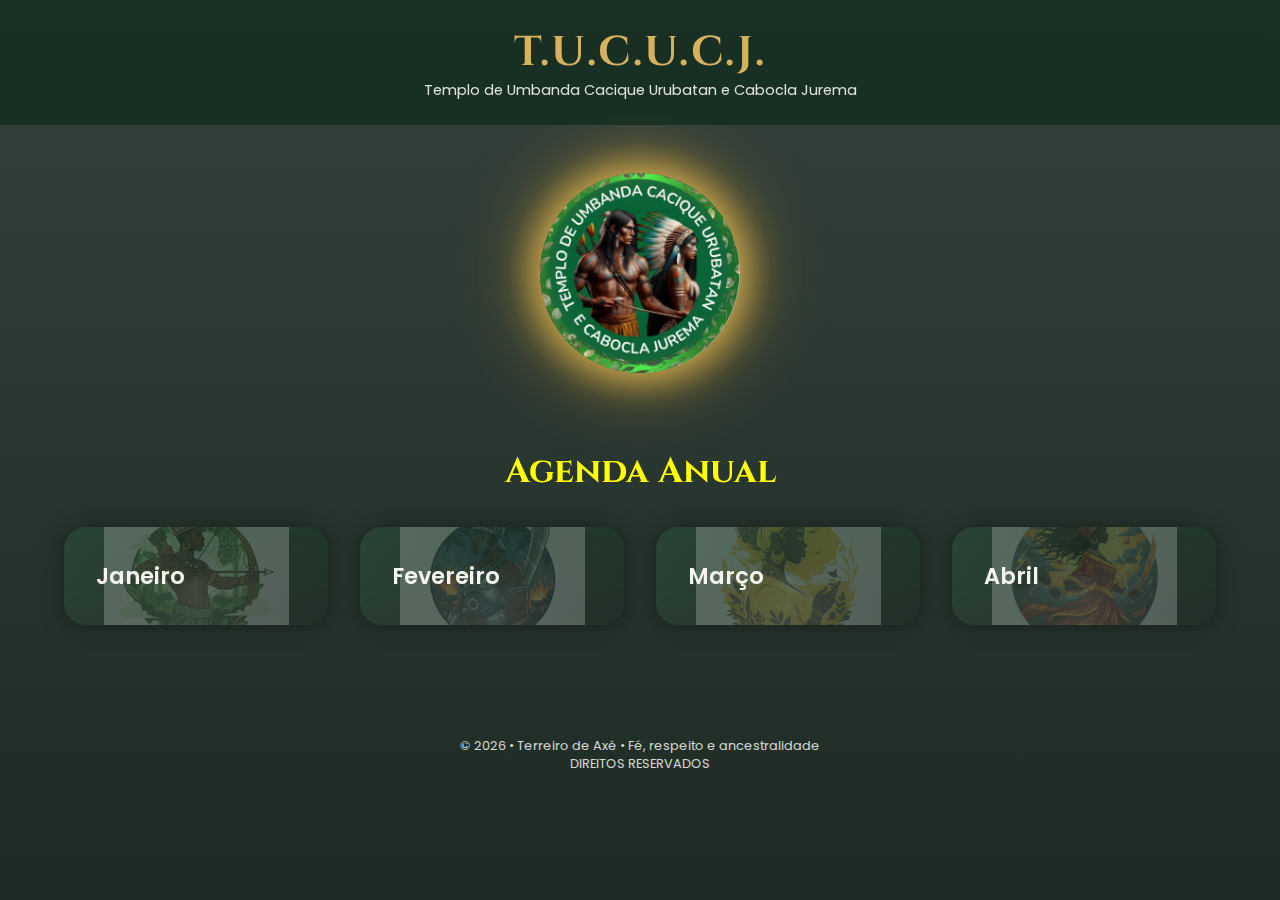
<file: index.html>
<!DOCTYPE html>
<html lang="pt-BR">

<head>
    <meta charset="UTF-8" />
    <meta name="viewport" content="width=device-width, initial-scale=1.0" />
    <title>T.U.C.U.C.J. | Agenda Anual</title>

    <!-- Google Fonts -->
    <link
        href="https://fonts.googleapis.com/css2?family=Cinzel:wght@400;600;800&family=Poppins:wght@300;400;600&display=swap"
        rel="stylesheet">

    <link rel="stylesheet" href="style.css">
</head>

<body>

    <div class="brilho"></div>

    <header>
        <h1>T.U.C.U.C.J.</h1>
        <p>Templo de Umbanda Cacique Urubatan e Cabocla Jurema</p>

    </header>

    <div class="logo-wrapper">
        <div class="logo-terreiro"></div>
    </div>




    <section>
        <div class="titulo">
            <h2>Agenda Anual</h2>
        </div>

        <div class="agenda">
            <a href="janeiro.html" class="evento oxossi"><span>Janeiro</span></a>
            <a href="fevereiro.html" class="evento ogum"><span>Fevereiro</span></a>
            <a href="marco.html" class="evento oxum"><span>Março</span></a>
            <a href="abril.html" class="evento iansa"><span>Abril</span></a>
            <!-- <a href="maio.html" class="evento xango"><span>Maio</span></a>
            <a href="junho.html" class="evento iemanja"><span>Junho</span></a>
            <a href="julho.html" class="evento omulu"><span>Julho</span></a>
            <a href="agosto.html" class="evento nana"><span>Agosto</span></a>
            <a href="setembro.html" class="evento ibejis"><span>Setembro</span></a>
            <a href="outubro.html" class="evento pretovelho"><span>Outubro</span></a>
            <a href="novembro.html" class="evento caboclo"><span>Novembro</span></a>
            <a href="dezembro.html" class="evento oxala"><span>Dezembro</span></a> -->
        </div>
    </section>

    <footer>
        © 2026 • Terreiro de Axé • Fé, respeito e ancestralidade <br>
        DIREITOS RESERVADOS
    </footer>

    <script>
        const brilho = document.querySelector('.brilho');
        window.addEventListener('mousemove', e => {
            brilho.style.setProperty('--x', e.clientX + 'px');
            brilho.style.setProperty('--y', e.clientY + 'px');
        });
    </script>

</body>

</html>
</file>
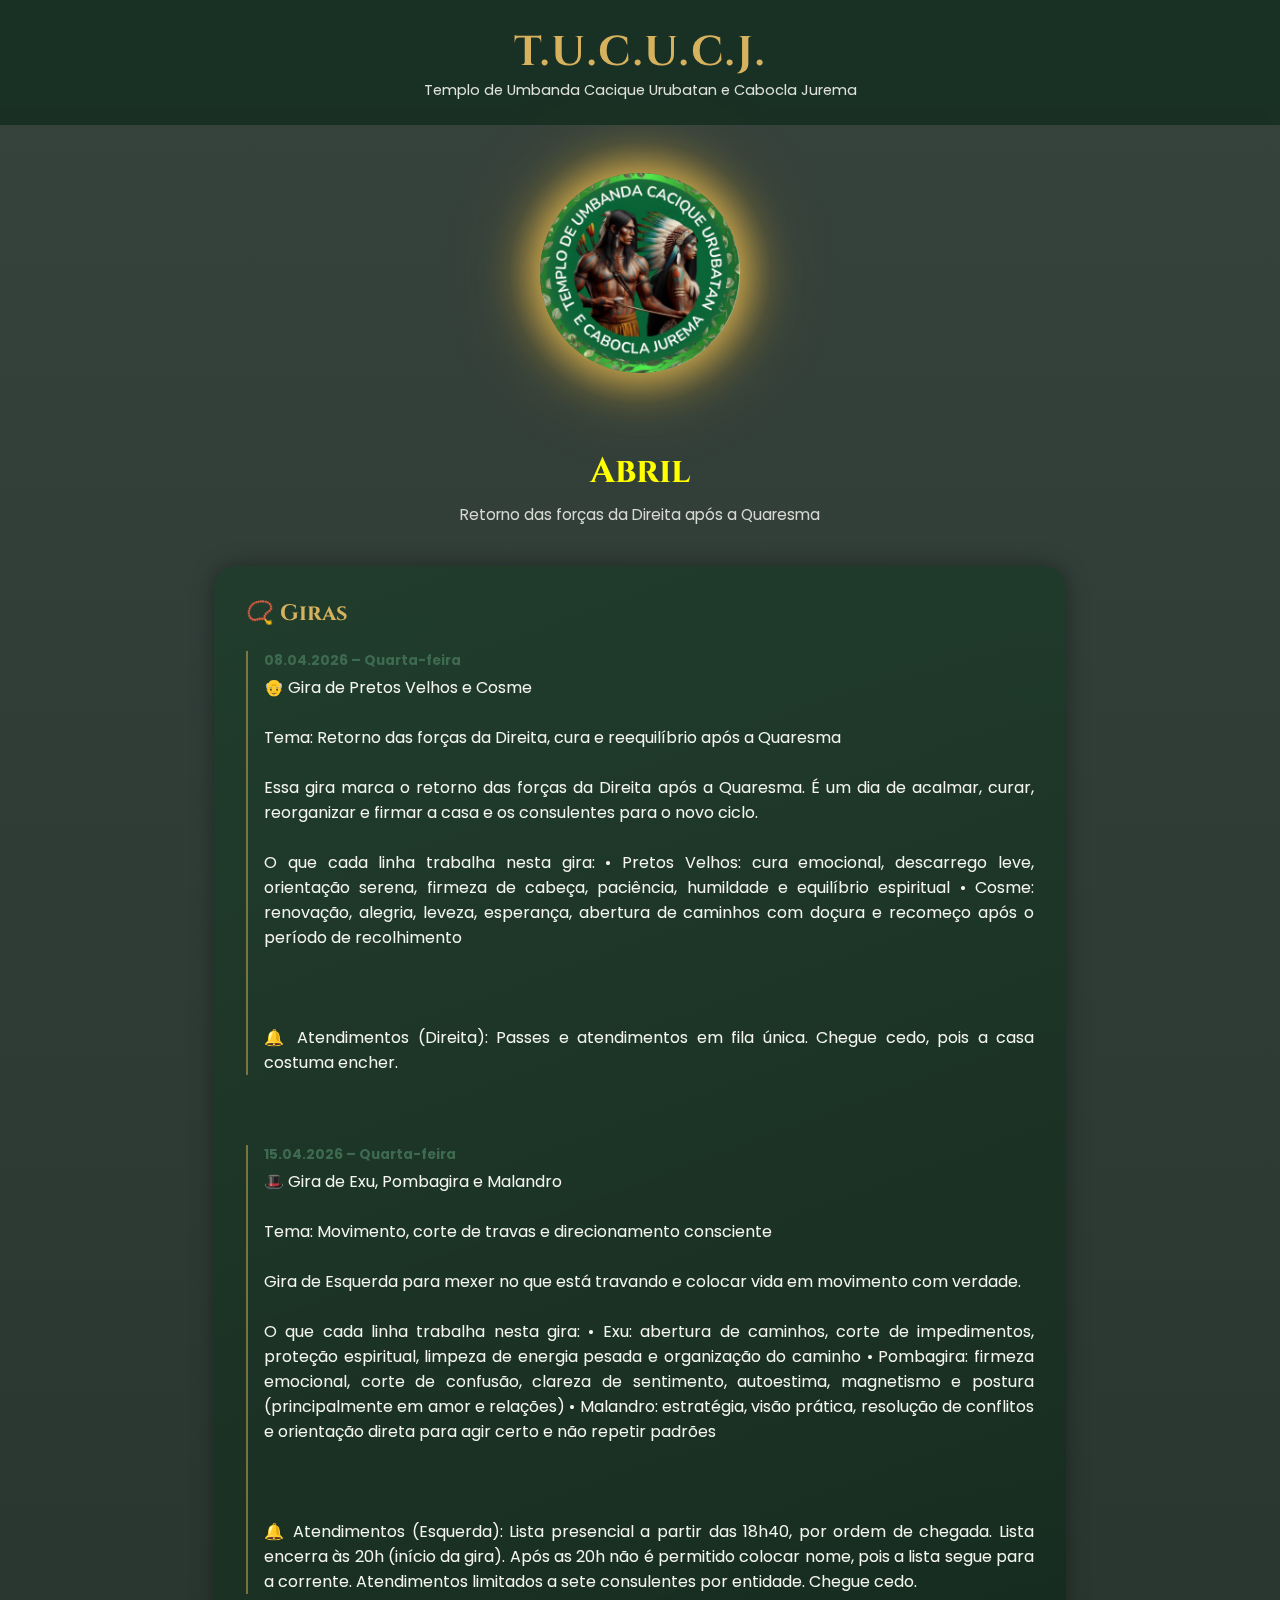
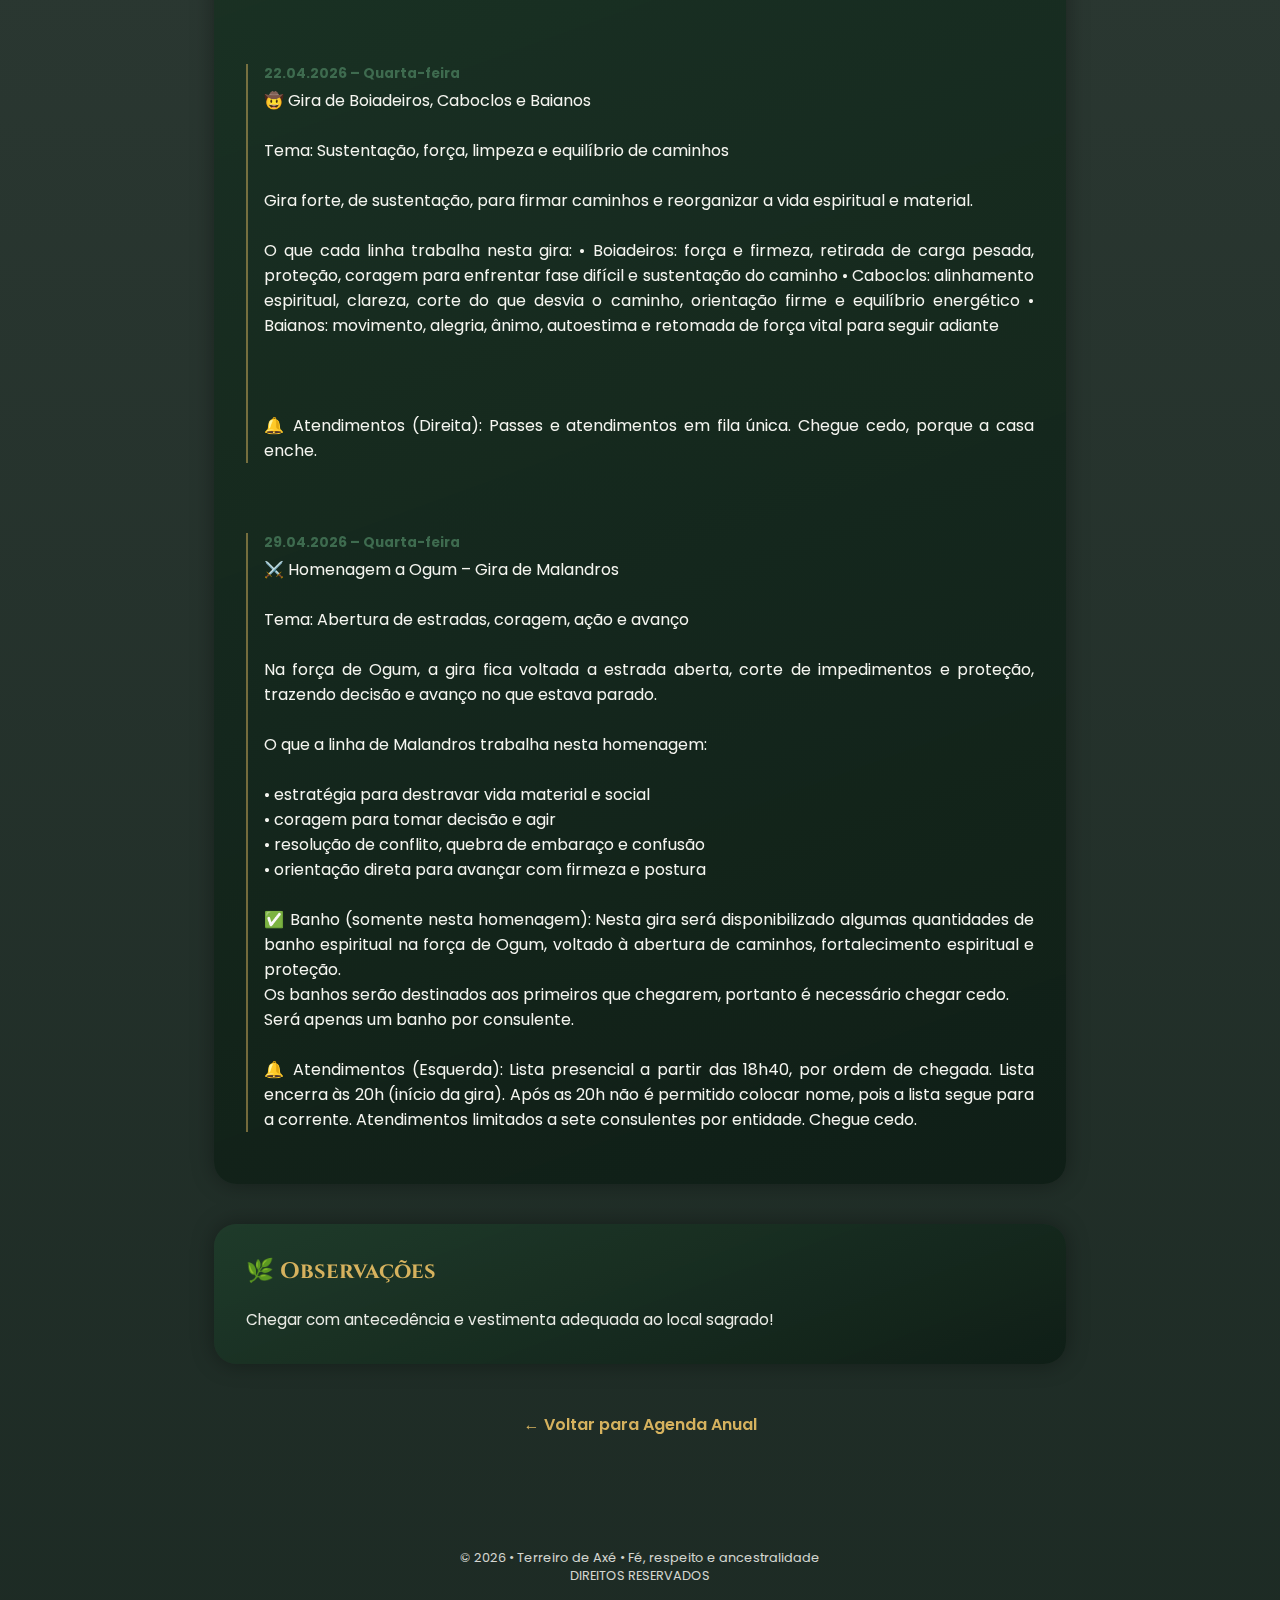
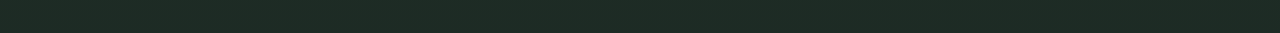
<file: abril.html>
<!DOCTYPE html>
<html lang="pt-BR">

<head>
  <meta charset="UTF-8" />
  <meta name="viewport" content="width=device-width, initial-scale=1.0" />
  <title>T.U.C.U.C.J. | Abril</title>


  <link
    href="https://fonts.googleapis.com/css2?family=Cinzel:wght@400;600;800&family=Poppins:wght@300;400;600&display=swap"
    rel="stylesheet">

  <link rel="stylesheet" href="style.css">
</head>

<body>

  <div class="brilho"></div>


  <header>
    <h1>T.U.C.U.C.J.</h1>
    <p>Templo de Umbanda Cacique Urubatan e Cabocla Jurema</p>
  </header>

  <div class="logo-wrapper">
    <div class="logo-terreiro"></div>
  </div>


  <section class="pagina-mes">

    <div class="titulo">

      <h2>Abril</h2>
      <p class="subtitulo-mes">Retorno das forças da Direita após a Quaresma</p>
    </div>

    <div class="bloco">
      <h3>📿 Giras</h3>


      <div class="item">
        <h2 class="data">08.04.2026 – Quarta-feira</h2>
        <p>👴 Gira de Pretos Velhos e Cosme <br> <br>

          Tema: Retorno das forças da Direita, cura e reequilíbrio após a Quaresma <br> <br>

          Essa gira marca o retorno das forças da Direita após a Quaresma. É um dia de acalmar, curar, reorganizar e firmar a casa e os consulentes para o novo ciclo. <br> <br>

          O que cada linha trabalha nesta gira:
          • Pretos Velhos: cura emocional, descarrego leve, orientação serena, firmeza de cabeça, paciência, humildade e equilíbrio espiritual
          • Cosme: renovação, alegria, leveza, esperança, abertura de caminhos com doçura e recomeço após o período de recolhimento <br> <br>

          <br><br>
          🔔 Atendimentos (Direita):
          Passes e atendimentos em fila única.
          Chegue cedo, pois a casa costuma encher.
        </p>
      </div>

      <br><br>

      <div class="item">

        <h2 class="data">15.04.2026 – Quarta-feira</h2>
        <p>🎩 Gira de Exu, Pombagira e Malandro <br> <br>

          Tema: Movimento, corte de travas e direcionamento consciente <br> <br>

          Gira de Esquerda para mexer no que está travando e colocar vida em movimento com verdade. <br> <br>

          O que cada linha trabalha nesta gira:
          • Exu: abertura de caminhos, corte de impedimentos, proteção espiritual, limpeza de energia pesada e organização do caminho
          • Pombagira: firmeza emocional, corte de confusão, clareza de sentimento, autoestima, magnetismo e postura (principalmente em amor e relações)
          • Malandro: estratégia, visão prática, resolução de conflitos e orientação direta para agir certo e não repetir padrões <br> <br>

          <br><br>
          🔔 Atendimentos (Esquerda):
          Lista presencial a partir das 18h40, por ordem de chegada.
          Lista encerra às 20h (início da gira).
          Após as 20h não é permitido colocar nome, pois a lista segue para a corrente.
          Atendimentos limitados a sete consulentes por entidade. Chegue cedo.
        </p>


      </div>

      <br><br>

      <div class="item">

        <h2 class="data">22.04.2026 – Quarta-feira</h2>
        <p>🤠 Gira de Boiadeiros, Caboclos e Baianos <br> <br>

          Tema: Sustentação, força, limpeza e equilíbrio de caminhos <br> <br>

          Gira forte, de sustentação, para firmar caminhos e reorganizar a vida espiritual e material. <br> <br>

          O que cada linha trabalha nesta gira:
          • Boiadeiros: força e firmeza, retirada de carga pesada, proteção, coragem para enfrentar fase difícil e sustentação do caminho
          • Caboclos: alinhamento espiritual, clareza, corte do que desvia o caminho, orientação firme e equilíbrio energético
          • Baianos: movimento, alegria, ânimo, autoestima e retomada de força vital para seguir adiante <br> <br>

          <br><br>
          🔔 Atendimentos (Direita):
          Passes e atendimentos em fila única.
          Chegue cedo, porque a casa enche.
        </p>


      </div>

      <br><br>

      <div class="item">

        <h2 class="data">29.04.2026 – Quarta-feira</h2>
        <p>⚔️ Homenagem a Ogum – Gira de Malandros <br> <br>

          Tema: Abertura de estradas, coragem, ação e avanço <br> <br>

          Na força de Ogum, a gira fica voltada a estrada aberta, corte de impedimentos e proteção, trazendo decisão e avanço no que estava parado. <br> <br>

          O que a linha de Malandros trabalha nesta homenagem:<br> <br>
          • estratégia para destravar vida material e social <br>
          • coragem para tomar decisão e agir <br>
          • resolução de conflito, quebra de embaraço e confusão <br>
          • orientação direta para avançar com firmeza e postura

          <br><br>
          ✅ Banho (somente nesta homenagem):
          Nesta gira será disponibilizado algumas quantidades de banho espiritual na força de Ogum, voltado à abertura de caminhos, fortalecimento espiritual e proteção. <br>
          Os banhos serão destinados aos primeiros que chegarem, portanto é necessário chegar cedo. <br>
          Será apenas um banho por consulente.

          <br><br>
          🔔 Atendimentos (Esquerda):
          Lista presencial a partir das 18h40, por ordem de chegada.
          Lista encerra às 20h (início da gira).
          Após as 20h não é permitido colocar nome, pois a lista segue para a corrente.
          Atendimentos limitados a sete consulentes por entidade. Chegue cedo.
        </p>


      </div>




    </div>


    


    <div class="bloco">
      <h3>🌿 Observações</h3>

      <p class="texto-livre">
        Chegar com antecedência e vestimenta adequada ao local sagrado!
      </p>
    </div>


    <div class="voltar">
      <a href="index.html">← Voltar para Agenda Anual</a>
    </div>

  </section>

  <footer>
    © 2026 • Terreiro de Axé • Fé, respeito e ancestralidade <br>
    DIREITOS RESERVADOS
  </footer>

  <script>
    const brilho = document.querySelector('.brilho');
    window.addEventListener('mousemove', e => {
      brilho.style.setProperty('--x', e.clientX + 'px');
      brilho.style.setProperty('--y', e.clientY + 'px');
    });
  </script>

</body>

</html>
</file>
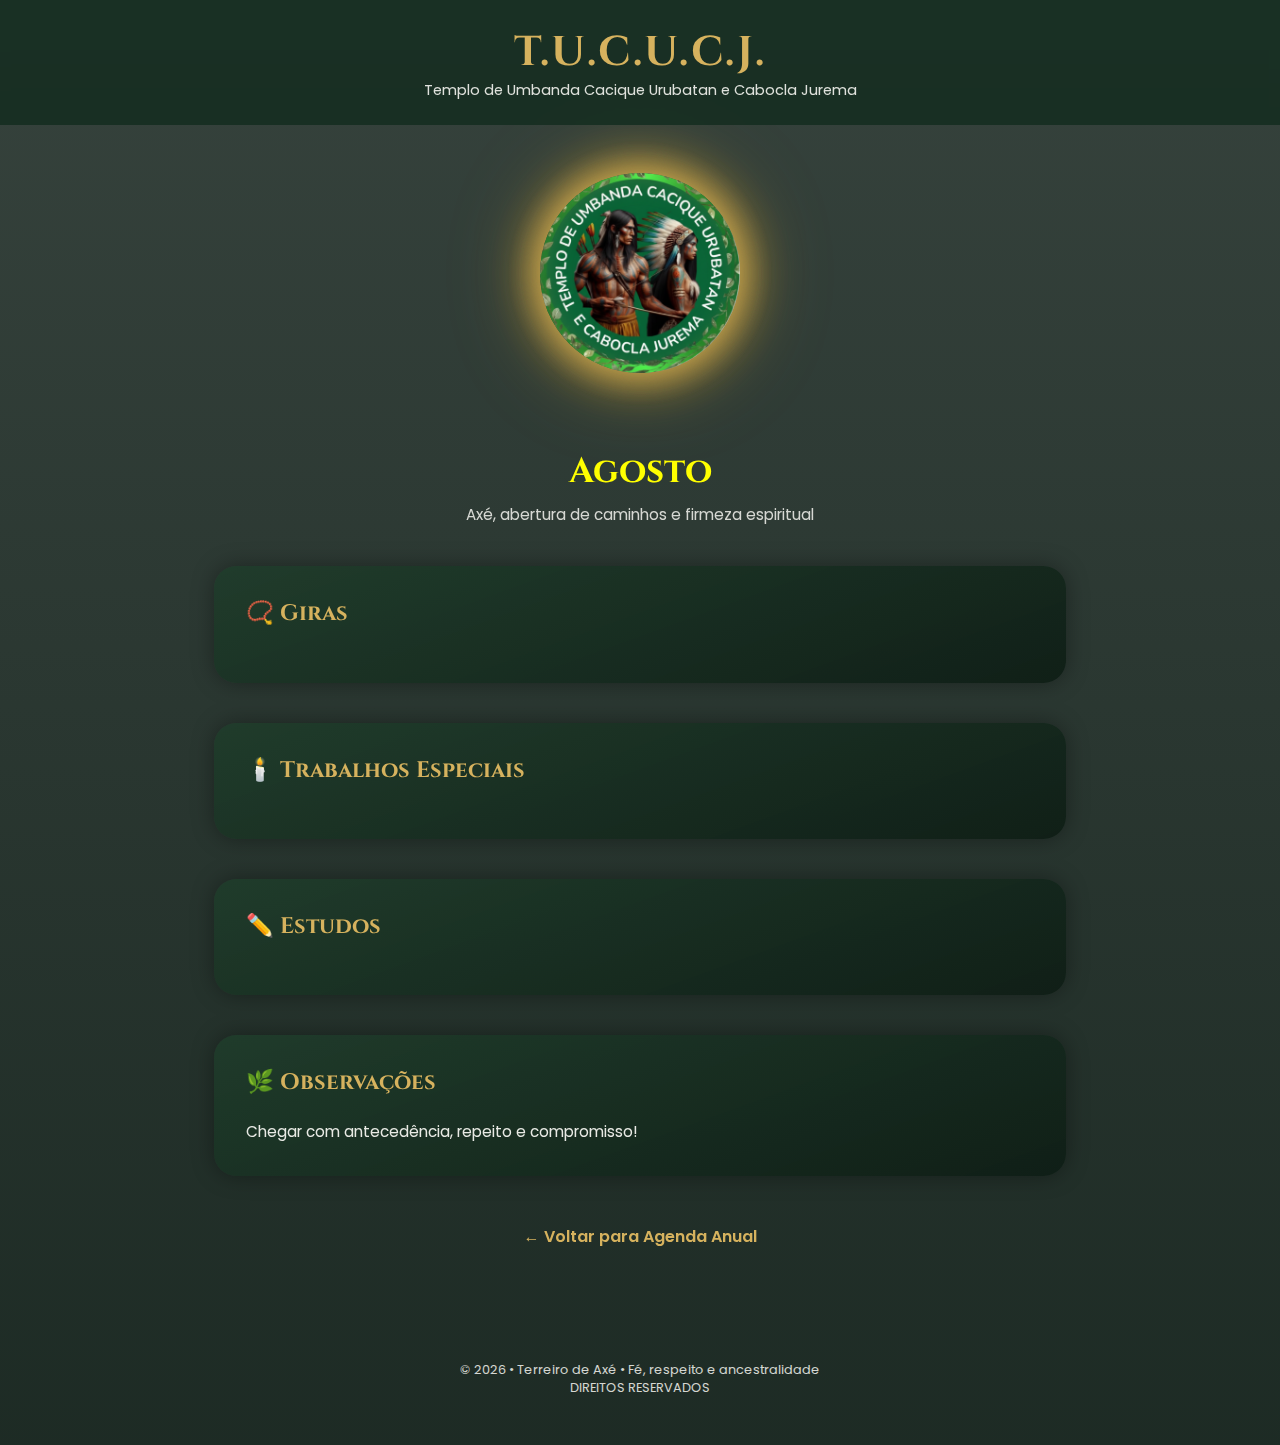
<file: agosto.html>
<!DOCTYPE html>
<html lang="pt-BR">

<head>
  <meta charset="UTF-8" />
  <meta name="viewport" content="width=device-width, initial-scale=1.0" />
  <title>T.U.C.U.C.J. | Agosto</title>

 
  <link
    href="https://fonts.googleapis.com/css2?family=Cinzel:wght@400;600;800&family=Poppins:wght@300;400;600&display=swap"
    rel="stylesheet">

  <link rel="stylesheet" href="style.css">
</head>

<body>

  <div class="brilho"></div>


  <header>
    <h1>T.U.C.U.C.J.</h1>
    <p>Templo de Umbanda Cacique Urubatan e Cabocla Jurema</p>
  </header>

  <div class="logo-wrapper">
    <div class="logo-terreiro"></div>
  </div>


  <section class="pagina-mes">

    <div class="titulo">
     
      <h2>Agosto</h2>
      <p class="subtitulo-mes">Axé, abertura de caminhos e firmeza espiritual</p>
    </div>

    <div class="bloco">
      <h3>📿 Giras</h3>

     
      <div class="item">
        <span class="data"></span>
        <p></p>
      </div>

      
    </div>

   
    <div class="bloco">
      <h3>🕯️ Trabalhos Especiais</h3>

      <div class="item">
        <span class="data"></span>
        <p></p>
      </div>
    </div>

     <div class="bloco">
      <h3>✏️ Estudos</h3>

      <div class="item">
        <span class="data"></span>
        <p></p>
      </div>

    </div>


    <div class="bloco">
      <h3>🌿 Observações</h3>

      <p class="texto-livre">
        Chegar com antecedência, repeito e compromisso!
      </p>
    </div>

 
    <div class="voltar">
      <a href="index.html">← Voltar para Agenda Anual</a>
    </div>

  </section>

  <footer>
        © 2026 • Terreiro de Axé • Fé, respeito e ancestralidade <br>
        DIREITOS RESERVADOS
    </footer>

  <script>
    const brilho = document.querySelector('.brilho');
    window.addEventListener('mousemove', e => {
      brilho.style.setProperty('--x', e.clientX + 'px');
      brilho.style.setProperty('--y', e.clientY + 'px');
    });
  </script>

</body>

</html>
</file>
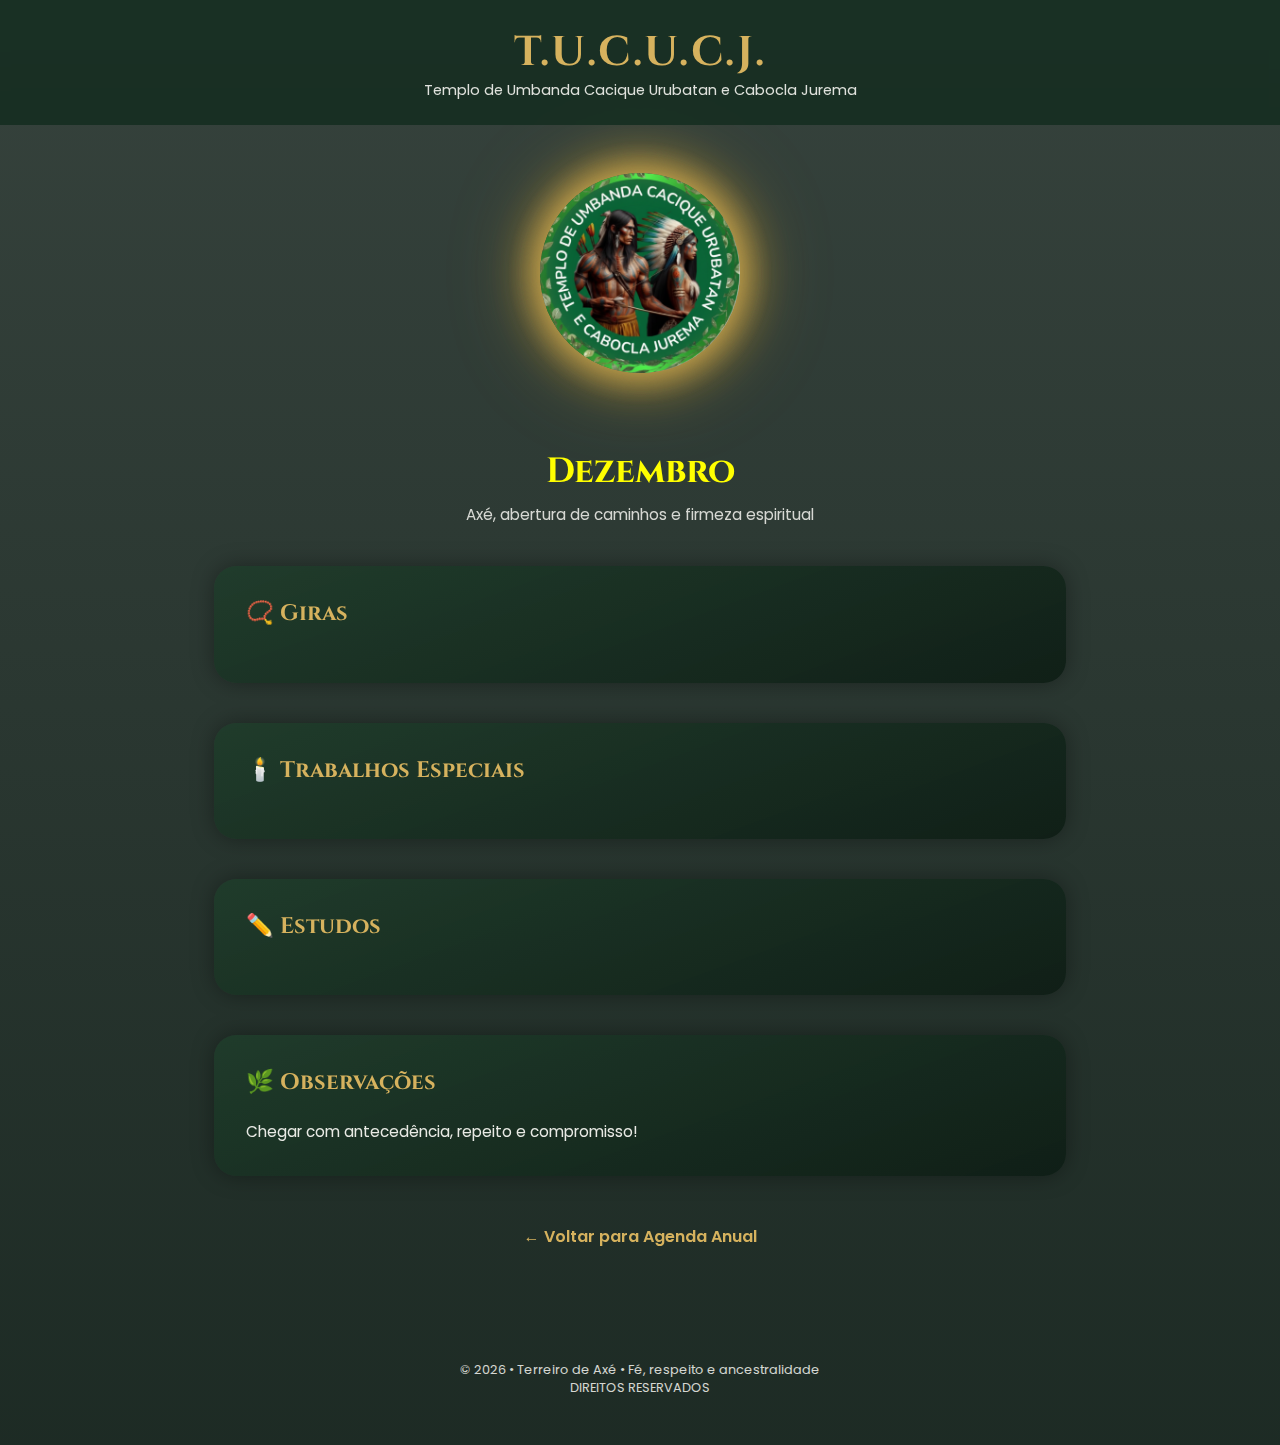
<file: dezembro.html>
<!DOCTYPE html>
<html lang="pt-BR">

<head>
  <meta charset="UTF-8" />
  <meta name="viewport" content="width=device-width, initial-scale=1.0" />
  <title>T.U.C.U.C.J. | Dezembro</title>

 
  <link
    href="https://fonts.googleapis.com/css2?family=Cinzel:wght@400;600;800&family=Poppins:wght@300;400;600&display=swap"
    rel="stylesheet">

  <link rel="stylesheet" href="style.css">
</head>

<body>

  <div class="brilho"></div>


  <header>
    <h1>T.U.C.U.C.J.</h1>
    <p>Templo de Umbanda Cacique Urubatan e Cabocla Jurema</p>
  </header>

  <div class="logo-wrapper">
    <div class="logo-terreiro"></div>
  </div>


  <section class="pagina-mes">

    <div class="titulo">
     
      <h2>Dezembro</h2>
      <p class="subtitulo-mes">Axé, abertura de caminhos e firmeza espiritual</p>
    </div>

    <div class="bloco">
      <h3>📿 Giras</h3>

     
      <div class="item">
        <span class="data"></span>
        <p></p>
      </div>

      
    </div>

   
    <div class="bloco">
      <h3>🕯️ Trabalhos Especiais</h3>

      <div class="item">
        <span class="data"></span>
        <p></p>
      </div>
    </div>

     <div class="bloco">
      <h3>✏️ Estudos</h3>

      <div class="item">
        <span class="data"></span>
        <p></p>
      </div>

    </div>


    <div class="bloco">
      <h3>🌿 Observações</h3>

      <p class="texto-livre">
        Chegar com antecedência, repeito e compromisso!
      </p>
    </div>

 
    <div class="voltar">
      <a href="index.html">← Voltar para Agenda Anual</a>
    </div>

  </section>

  <footer>
        © 2026 • Terreiro de Axé • Fé, respeito e ancestralidade <br>
        DIREITOS RESERVADOS
    </footer>

  <script>
    const brilho = document.querySelector('.brilho');
    window.addEventListener('mousemove', e => {
      brilho.style.setProperty('--x', e.clientX + 'px');
      brilho.style.setProperty('--y', e.clientY + 'px');
    });
  </script>

</body>

</html>
</file>
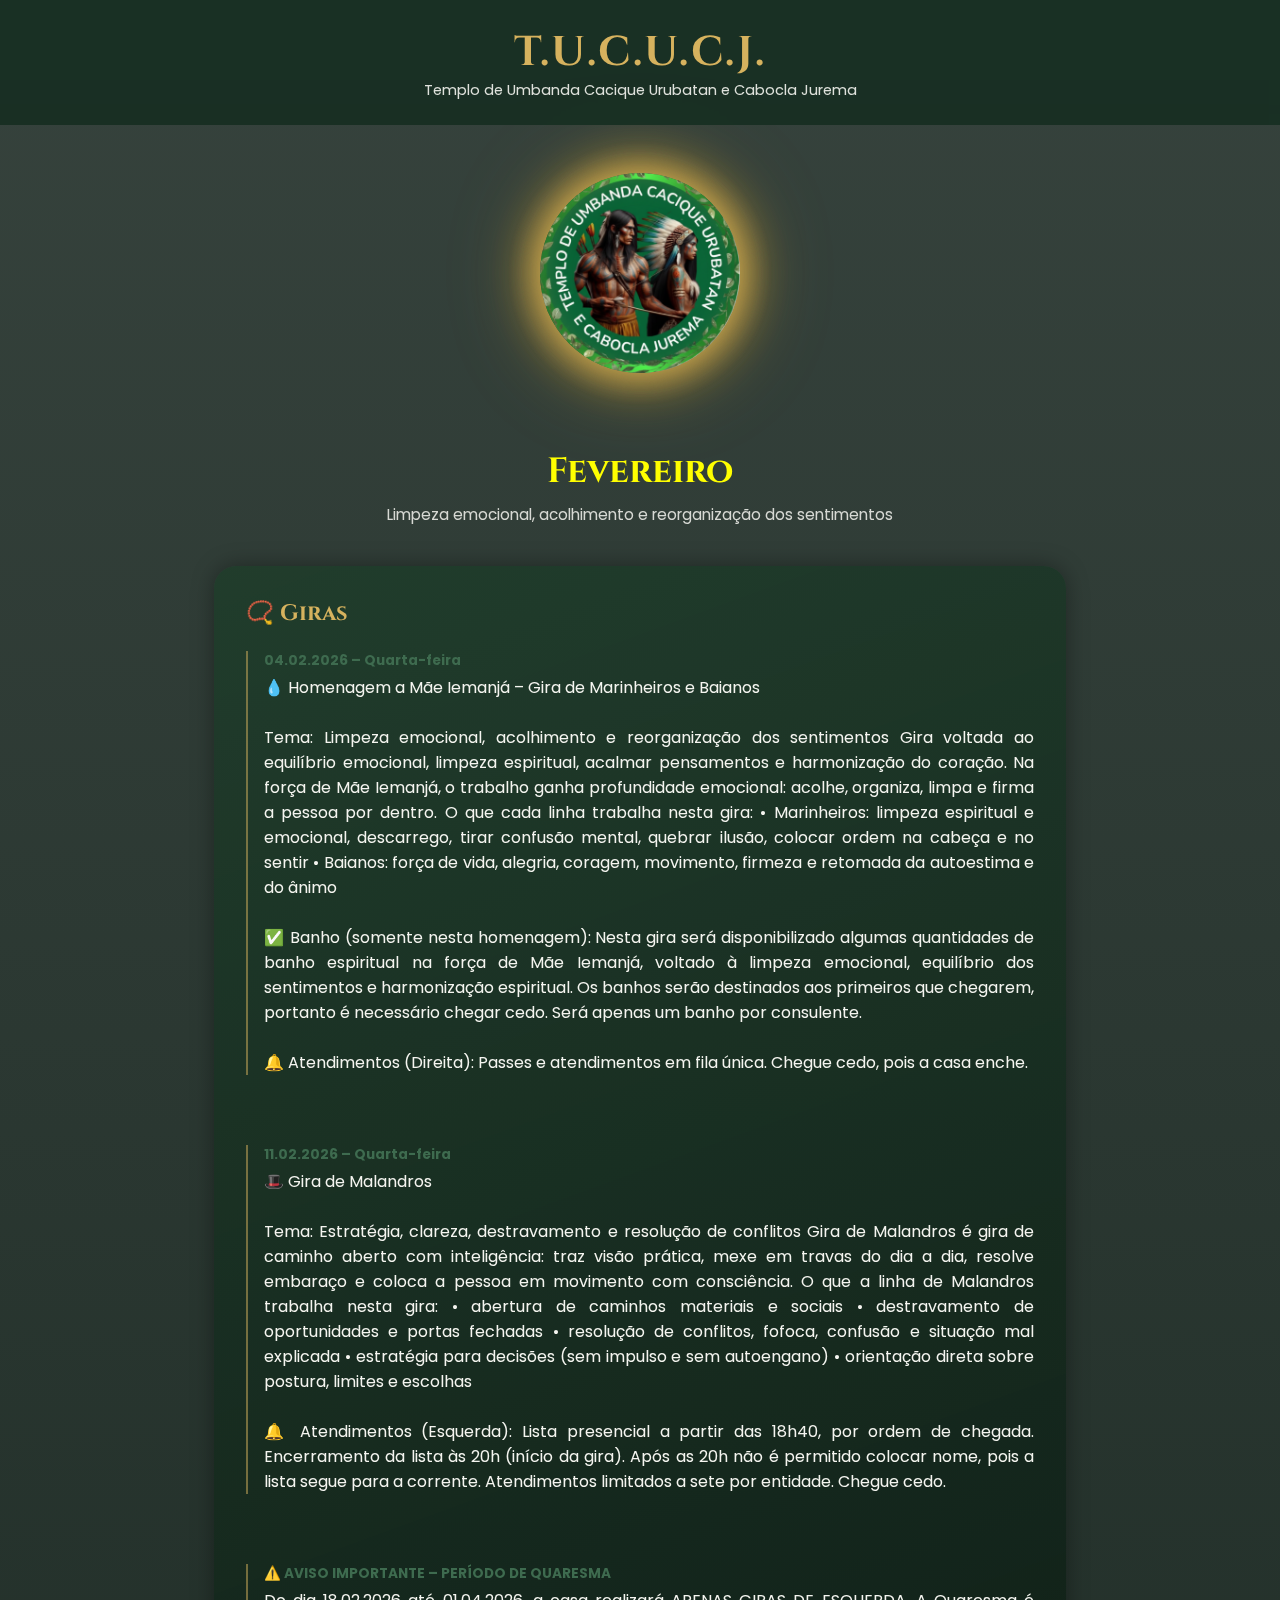
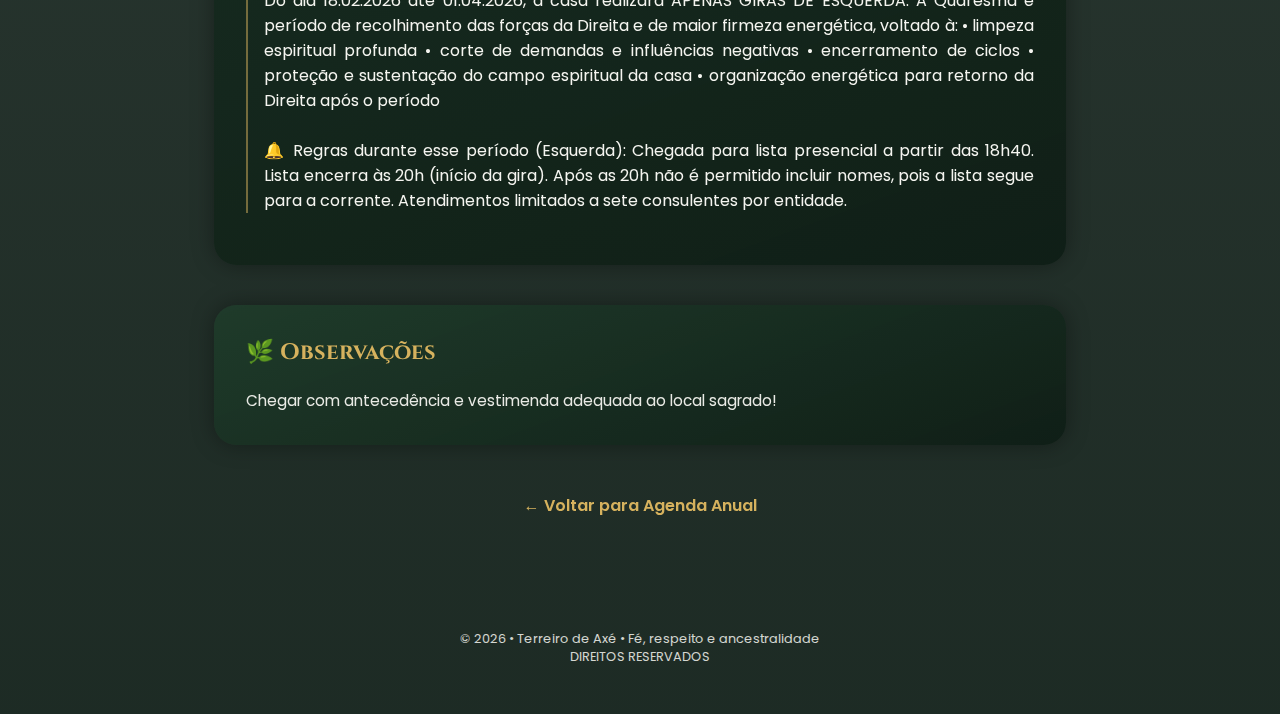
<file: fevereiro.html>
<!DOCTYPE html>
<html lang="pt-BR">

<head>
  <meta charset="UTF-8" />
  <meta name="viewport" content="width=device-width, initial-scale=1.0" />
  <title>T.U.C.U.C.J. | Fevereiro</title>


  <link
    href="https://fonts.googleapis.com/css2?family=Cinzel:wght@400;600;800&family=Poppins:wght@300;400;600&display=swap"
    rel="stylesheet">

  <link rel="stylesheet" href="style.css">
</head>

<body>

  <div class="brilho"></div>


  <header>
    <h1>T.U.C.U.C.J.</h1>
    <p>Templo de Umbanda Cacique Urubatan e Cabocla Jurema</p>
  </header>

  <div class="logo-wrapper">
    <div class="logo-terreiro"></div>
  </div>


  <section class="pagina-mes">

    <div class="titulo">

      <h2>Fevereiro</h2>
      <p class="subtitulo-mes">Limpeza emocional, acolhimento e reorganização dos sentimentos</p>
    </div>

    <div class="bloco">
      <h3>📿 Giras</h3>


      <div class="item">
        <h2 class="data">04.02.2026 – Quarta-feira</h2>
        <p>💧 Homenagem a Mãe Iemanjá – Gira de Marinheiros e Baianos <br> <br>

          Tema: Limpeza emocional, acolhimento e reorganização dos sentimentos

          Gira voltada ao equilíbrio emocional, limpeza espiritual, acalmar pensamentos e harmonização do coração.
          Na força de Mãe Iemanjá, o trabalho ganha profundidade emocional: acolhe, organiza, limpa e firma a pessoa por dentro.

          O que cada linha trabalha nesta gira:
          • Marinheiros: limpeza espiritual e emocional, descarrego, tirar confusão mental, quebrar ilusão, colocar ordem na cabeça e no sentir
          • Baianos: força de vida, alegria, coragem, movimento, firmeza e retomada da autoestima e do ânimo

          <br><br>
          ✅ Banho (somente nesta homenagem):
          Nesta gira será disponibilizado algumas quantidades de banho espiritual na força de Mãe Iemanjá, voltado à limpeza emocional, equilíbrio dos sentimentos e harmonização espiritual.
          Os banhos serão destinados aos primeiros que chegarem, portanto é necessário chegar cedo.
          Será apenas um banho por consulente.

          <br><br>
          🔔 Atendimentos (Direita):
          Passes e atendimentos em fila única.
          Chegue cedo, pois a casa enche.
        </p>
      </div>

      <br><br>

      <div class="item">

        <h2 class="data">11.02.2026 – Quarta-feira</h2>
        <p>🎩 Gira de Malandros <br> <br>

          Tema: Estratégia, clareza, destravamento e resolução de conflitos

          Gira de Malandros é gira de caminho aberto com inteligência: traz visão prática, mexe em travas do dia a dia, resolve embaraço e coloca a pessoa em movimento com consciência.

          O que a linha de Malandros trabalha nesta gira:
          • abertura de caminhos materiais e sociais
          • destravamento de oportunidades e portas fechadas
          • resolução de conflitos, fofoca, confusão e situação mal explicada
          • estratégia para decisões (sem impulso e sem autoengano)
          • orientação direta sobre postura, limites e escolhas

          <br><br>
          🔔 Atendimentos (Esquerda):
          Lista presencial a partir das 18h40, por ordem de chegada.
          Encerramento da lista às 20h (início da gira).
          Após as 20h não é permitido colocar nome, pois a lista segue para a corrente.
          Atendimentos limitados a sete por entidade. Chegue cedo.
        </p>


      </div>

      <br><br>

      <div class="item">

        <h2 class="data">⚠️ AVISO IMPORTANTE – PERÍODO DE QUARESMA</h2>
        <p>
          Do dia 18.02.2026 até 01.04.2026, a casa realizará APENAS GIRAS DE ESQUERDA.

          A Quaresma é período de recolhimento das forças da Direita e de maior firmeza energética, voltado à:
          • limpeza espiritual profunda
          • corte de demandas e influências negativas
          • encerramento de ciclos
          • proteção e sustentação do campo espiritual da casa
          • organização energética para retorno da Direita após o período

          <br><br>
          🔔 Regras durante esse período (Esquerda):
          Chegada para lista presencial a partir das 18h40.
          Lista encerra às 20h (início da gira).
          Após as 20h não é permitido incluir nomes, pois a lista segue para a corrente.
          Atendimentos limitados a sete consulentes por entidade.
        </p>


      </div>




    </div>


    


    <div class="bloco">
      <h3>🌿 Observações</h3>

      <p class="texto-livre">
        Chegar com antecedência e vestimenda adequada ao local sagrado!
      </p>
    </div>


    <div class="voltar">
      <a href="index.html">← Voltar para Agenda Anual</a>
    </div>

  </section>

  <footer>
    © 2026 • Terreiro de Axé • Fé, respeito e ancestralidade <br>
    DIREITOS RESERVADOS
  </footer>

  <script>
    const brilho = document.querySelector('.brilho');
    window.addEventListener('mousemove', e => {
      brilho.style.setProperty('--x', e.clientX + 'px');
      brilho.style.setProperty('--y', e.clientY + 'px');
    });
  </script>

</body>

</html>
</file>
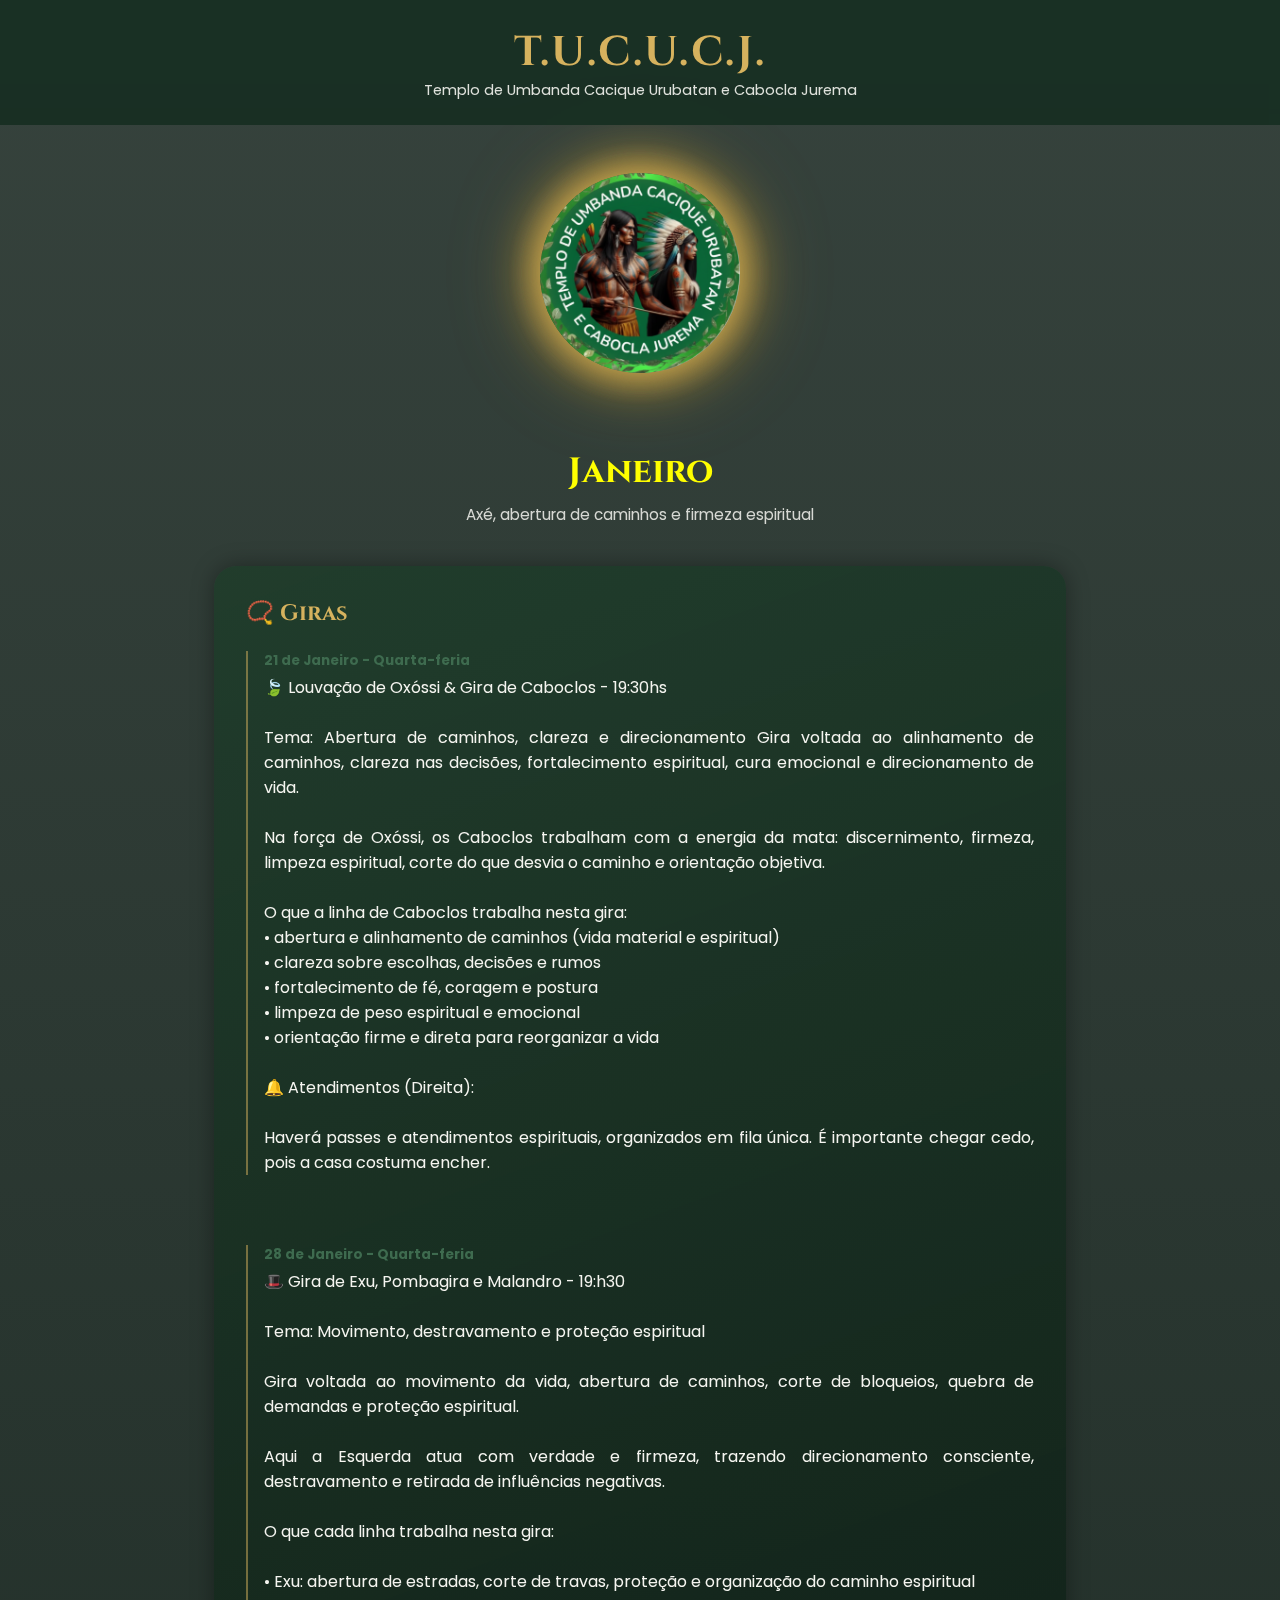
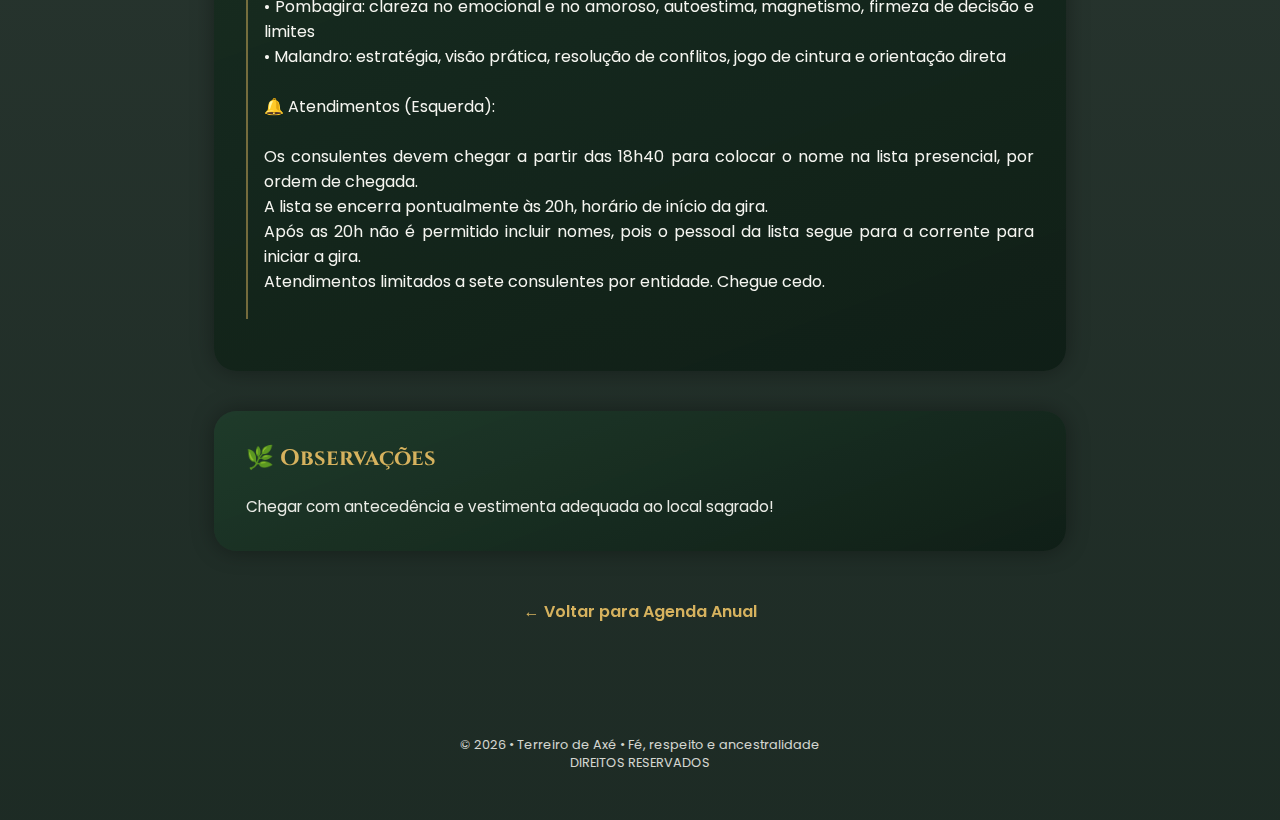
<file: janeiro.html>
<!DOCTYPE html>
<html lang="pt-BR">

<head>
  <meta charset="UTF-8" />
  <meta name="viewport" content="width=device-width, initial-scale=1.0" />
  <title>T.U.C.U.C.J. | Janeiro</title>


  <link
    href="https://fonts.googleapis.com/css2?family=Cinzel:wght@400;600;800&family=Poppins:wght@300;400;600&display=swap"
    rel="stylesheet">

  <link rel="stylesheet" href="style.css">
</head>

<body>

  <div class="brilho"></div>


  <header>
    <h1>T.U.C.U.C.J.</h1>
    <p>Templo de Umbanda Cacique Urubatan e Cabocla Jurema</p>
  </header>

  <div class="logo-wrapper">
    <div class="logo-terreiro"></div>
  </div>


  <section class="pagina-mes">

    <div class="titulo">

      <h2>Janeiro</h2>
      <p class="subtitulo-mes">Axé, abertura de caminhos e firmeza espiritual</p>
    </div>

    <div class="bloco">
      <h3>📿 Giras</h3>


      <div class="item">
        <h2 class="data">21 de Janeiro - Quarta-feria</h2>
        <p>🍃 Louvação de Oxóssi & Gira de Caboclos - 19:30hs <br> <br>


          Tema: Abertura de caminhos, clareza e direcionamento

          Gira voltada ao alinhamento de caminhos, clareza nas decisões, fortalecimento espiritual, cura emocional e
          direcionamento de vida. <br> <br>
          Na força de Oxóssi, os Caboclos trabalham com a energia da mata: discernimento, firmeza, limpeza espiritual,
          corte do que desvia o caminho e orientação objetiva. <br> <br>

          O que a linha de Caboclos trabalha nesta gira: <br>
          • abertura e alinhamento de caminhos (vida material e espiritual) <br>
          • clareza sobre escolhas, decisões e rumos <br>
          • fortalecimento de fé, coragem e postura <br>
          • limpeza de peso espiritual e emocional <br>
          • orientação firme e direta para reorganizar a vida

          <br><br>
          🔔 Atendimentos (Direita): <br> <br>
          Haverá passes e atendimentos espirituais, organizados em fila única.
          É importante chegar cedo, pois a casa costuma encher.
        </p>
      </div>

      <br><br>

      <div class="item">

        <h2 class="data">28 de Janeiro - Quarta-feria</h2>
        <p>🎩 Gira de Exu, Pombagira e Malandro - 19:h30 <br> <br>

          Tema: Movimento, destravamento e proteção espiritual<br> <br>

          Gira voltada ao movimento da vida, abertura de caminhos, corte de bloqueios, quebra de demandas e proteção
          espiritual. <br> <br>
          Aqui a Esquerda atua com verdade e firmeza, trazendo direcionamento consciente, destravamento e retirada de
          influências negativas. <br><br>

          O que cada linha trabalha nesta gira:<br> <br>
          • Exu: abertura de estradas, corte de travas, proteção e organização do caminho espiritual<br>
          • Pombagira: clareza no emocional e no amoroso, autoestima, magnetismo, firmeza de decisão e limites<br>
          • Malandro: estratégia, visão prática, resolução de conflitos, jogo de cintura e orientação direta<br><br>

          🔔 Atendimentos (Esquerda):<br><br>
          Os consulentes devem chegar a partir das 18h40 para colocar o nome na lista presencial, por ordem de
          chegada.<br>
          A lista se encerra pontualmente às 20h, horário de início da gira.<br>
          Após as 20h não é permitido incluir nomes, pois o pessoal da lista segue para a corrente para iniciar a
          gira.<br>
          Atendimentos limitados a sete consulentes por entidade. Chegue cedo.<br><br>
        </p>


      </div>




    </div>





    <div class="bloco">
      <h3>🌿 Observações</h3>

      <p class="texto-livre">
        Chegar com antecedência e vestimenta adequada ao local sagrado!
      </p>
    </div>


    <div class="voltar">
      <a href="index.html">← Voltar para Agenda Anual</a>
    </div>

  </section>

  <footer>
    © 2026 • Terreiro de Axé • Fé, respeito e ancestralidade <br>
    DIREITOS RESERVADOS
  </footer>

  <script>
    const brilho = document.querySelector('.brilho');
    window.addEventListener('mousemove', e => {
      brilho.style.setProperty('--x', e.clientX + 'px');
      brilho.style.setProperty('--y', e.clientY + 'px');
    });
  </script>

</body>

</html>
</file>
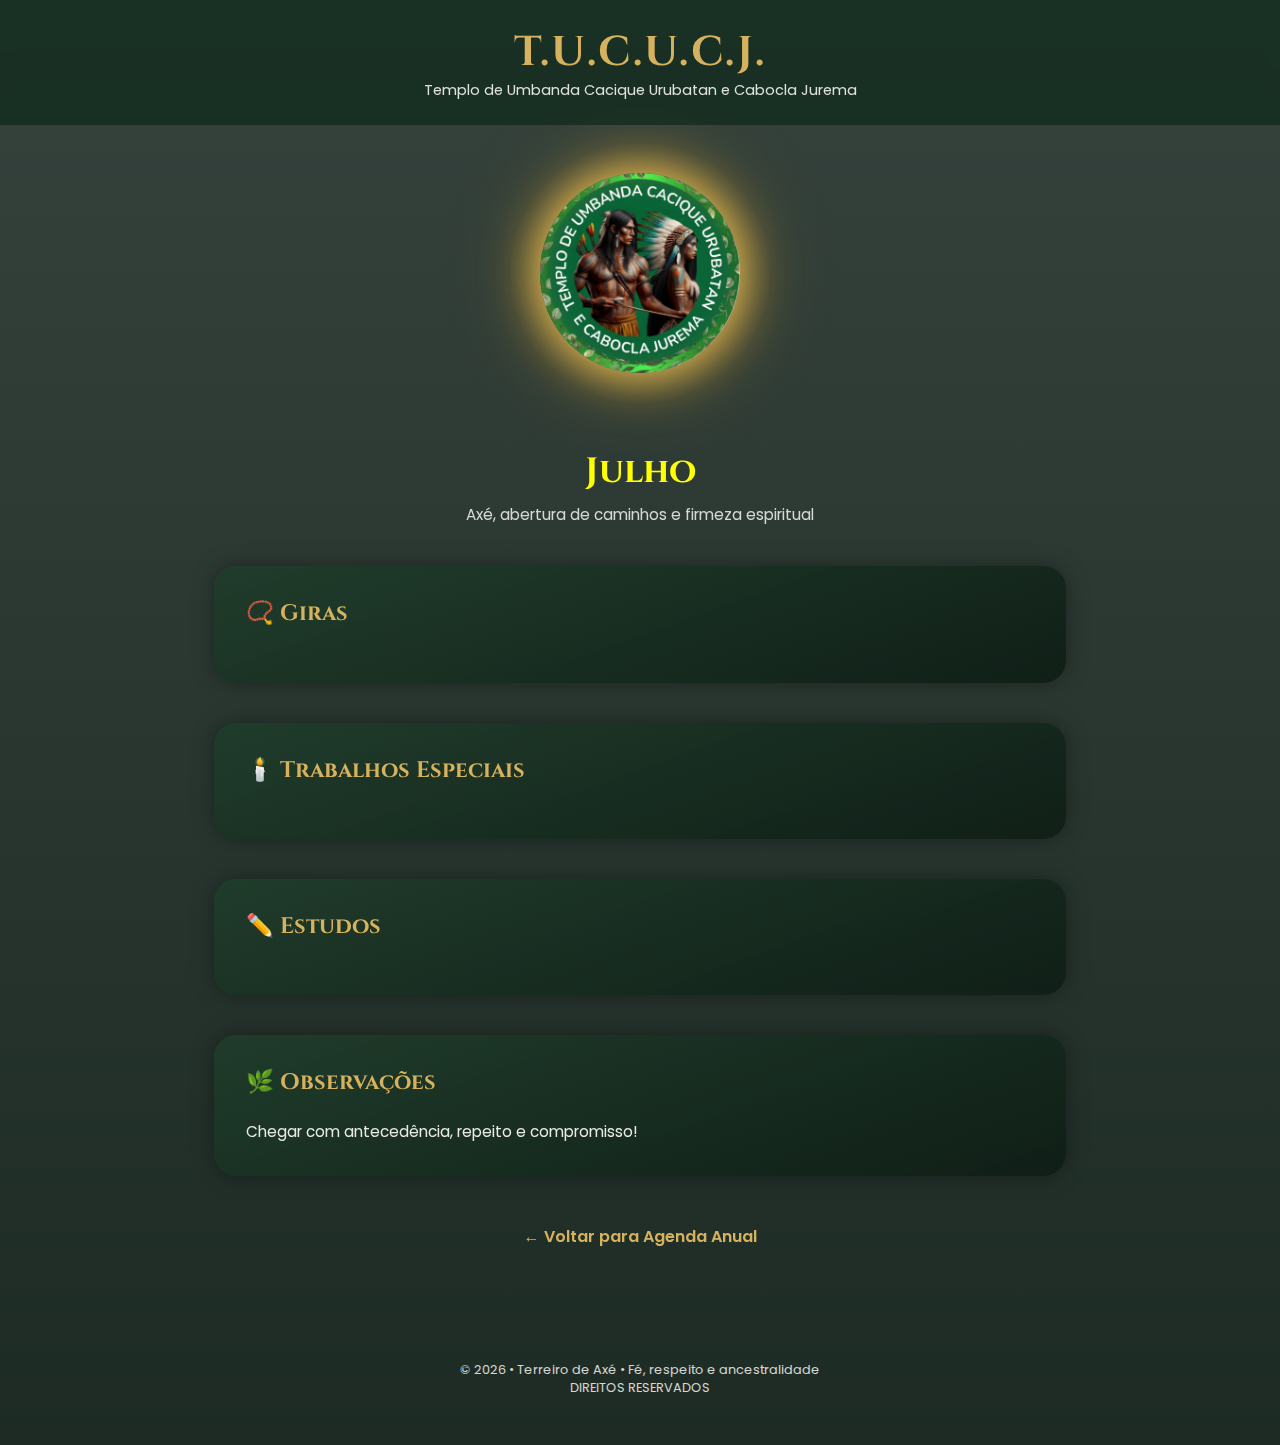
<file: julho.html>
<!DOCTYPE html>
<html lang="pt-BR">

<head>
  <meta charset="UTF-8" />
  <meta name="viewport" content="width=device-width, initial-scale=1.0" />
  <title>T.U.C.U.C.J. | Julho</title>

 
  <link
    href="https://fonts.googleapis.com/css2?family=Cinzel:wght@400;600;800&family=Poppins:wght@300;400;600&display=swap"
    rel="stylesheet">

  <link rel="stylesheet" href="style.css">
</head>

<body>

  <div class="brilho"></div>


  <header>
    <h1>T.U.C.U.C.J.</h1>
    <p>Templo de Umbanda Cacique Urubatan e Cabocla Jurema</p>
  </header>

  <div class="logo-wrapper">
    <div class="logo-terreiro"></div>
  </div>


  <section class="pagina-mes">

    <div class="titulo">
     
      <h2>Julho</h2>
      <p class="subtitulo-mes">Axé, abertura de caminhos e firmeza espiritual</p>
    </div>

    <div class="bloco">
      <h3>📿 Giras</h3>

     
      <div class="item">
        <span class="data"></span>
        <p></p>
      </div>

      
    </div>

   
    <div class="bloco">
      <h3>🕯️ Trabalhos Especiais</h3>

      <div class="item">
        <span class="data"></span>
        <p></p>
      </div>
    </div>

     <div class="bloco">
      <h3>✏️ Estudos</h3>

      <div class="item">
        <span class="data"></span>
        <p></p>
      </div>

    </div>


    <div class="bloco">
      <h3>🌿 Observações</h3>

      <p class="texto-livre">
        Chegar com antecedência, repeito e compromisso!
      </p>
    </div>

 
    <div class="voltar">
      <a href="index.html">← Voltar para Agenda Anual</a>
    </div>

  </section>

  <footer>
        © 2026 • Terreiro de Axé • Fé, respeito e ancestralidade <br>
        DIREITOS RESERVADOS
    </footer>

  <script>
    const brilho = document.querySelector('.brilho');
    window.addEventListener('mousemove', e => {
      brilho.style.setProperty('--x', e.clientX + 'px');
      brilho.style.setProperty('--y', e.clientY + 'px');
    });
  </script>

</body>

</html>
</file>
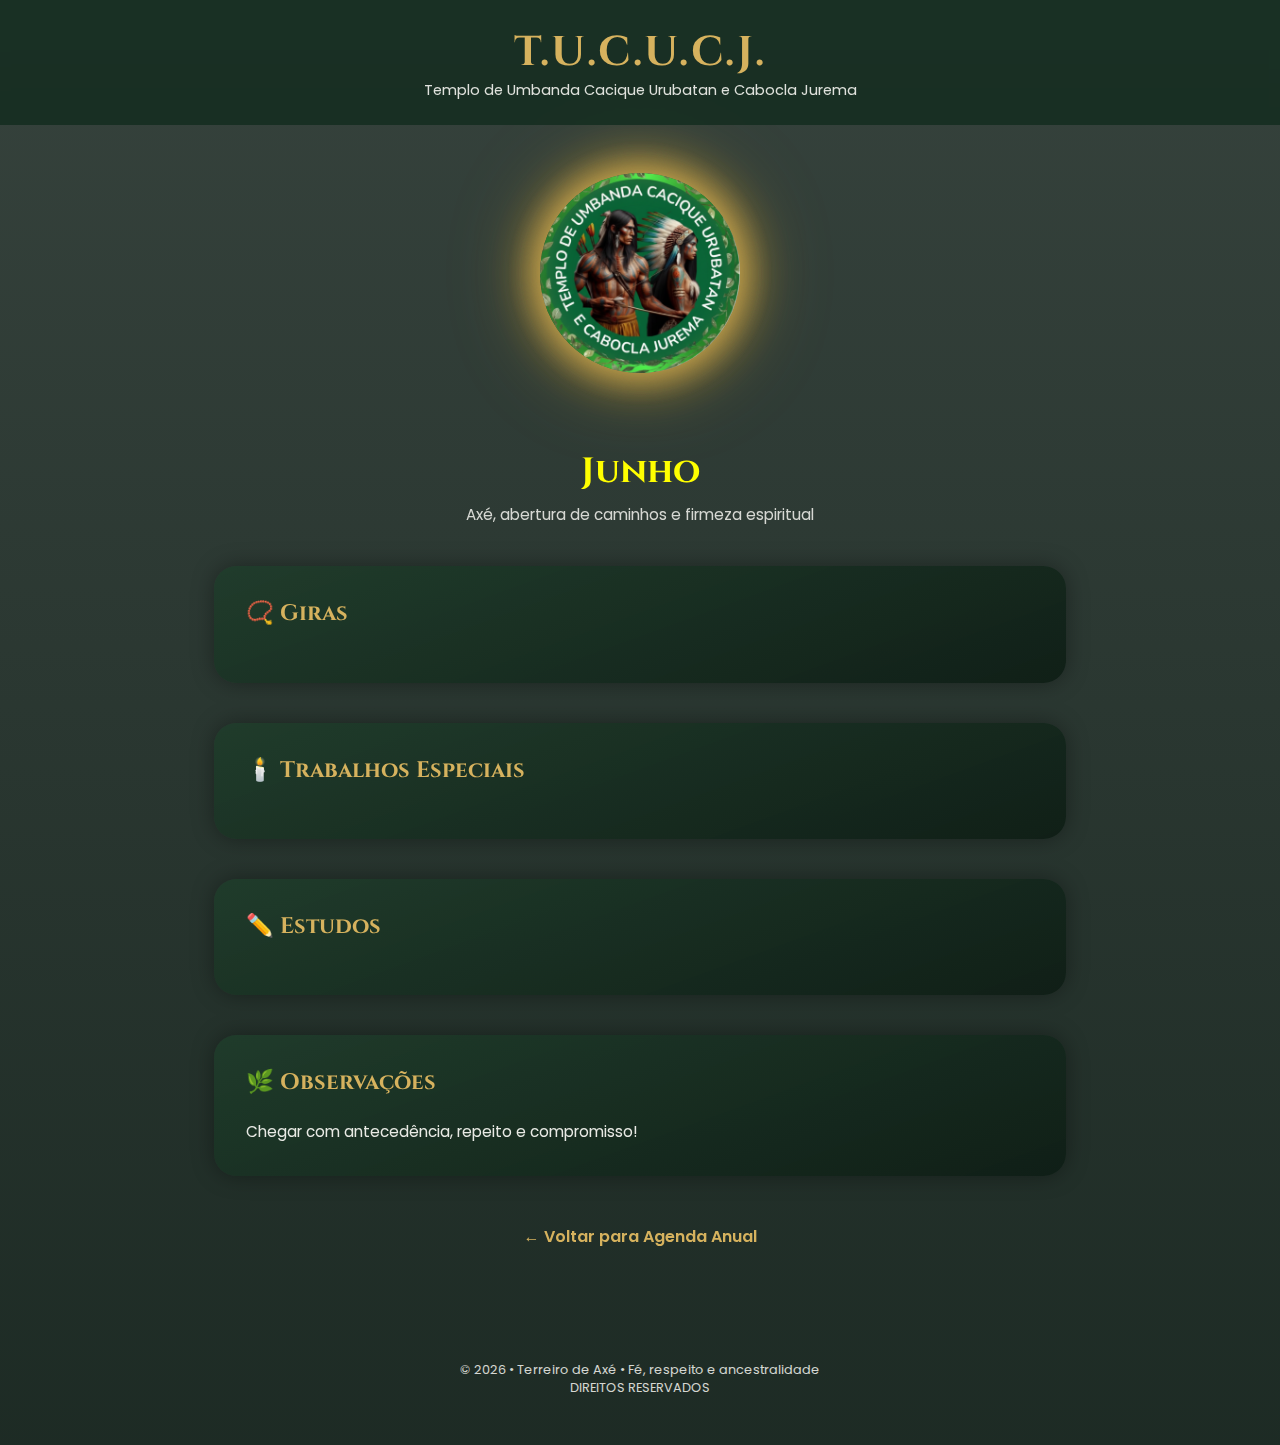
<file: junho.html>
<!DOCTYPE html>
<html lang="pt-BR">

<head>
  <meta charset="UTF-8" />
  <meta name="viewport" content="width=device-width, initial-scale=1.0" />
  <title>T.U.C.U.C.J. | Junho</title>

 
  <link
    href="https://fonts.googleapis.com/css2?family=Cinzel:wght@400;600;800&family=Poppins:wght@300;400;600&display=swap"
    rel="stylesheet">

  <link rel="stylesheet" href="style.css">
</head>

<body>

  <div class="brilho"></div>


  <header>
    <h1>T.U.C.U.C.J.</h1>
    <p>Templo de Umbanda Cacique Urubatan e Cabocla Jurema</p>
  </header>

  <div class="logo-wrapper">
    <div class="logo-terreiro"></div>
  </div>


  <section class="pagina-mes">

    <div class="titulo">
     
      <h2>Junho</h2>
      <p class="subtitulo-mes">Axé, abertura de caminhos e firmeza espiritual</p>
    </div>

    <div class="bloco">
      <h3>📿 Giras</h3>

     
      <div class="item">
        <span class="data"></span>
        <p></p>
      </div>

      
    </div>

   
    <div class="bloco">
      <h3>🕯️ Trabalhos Especiais</h3>

      <div class="item">
        <span class="data"></span>
        <p></p>
      </div>
    </div>

     <div class="bloco">
      <h3>✏️ Estudos</h3>

      <div class="item">
        <span class="data"></span>
        <p></p>
      </div>

    </div>


    <div class="bloco">
      <h3>🌿 Observações</h3>

      <p class="texto-livre">
        Chegar com antecedência, repeito e compromisso!
      </p>
    </div>

 
    <div class="voltar">
      <a href="index.html">← Voltar para Agenda Anual</a>
    </div>

  </section>

  <footer>
        © 2026 • Terreiro de Axé • Fé, respeito e ancestralidade <br>
        DIREITOS RESERVADOS
    </footer>

  <script>
    const brilho = document.querySelector('.brilho');
    window.addEventListener('mousemove', e => {
      brilho.style.setProperty('--x', e.clientX + 'px');
      brilho.style.setProperty('--y', e.clientY + 'px');
    });
  </script>

</body>

</html>
</file>
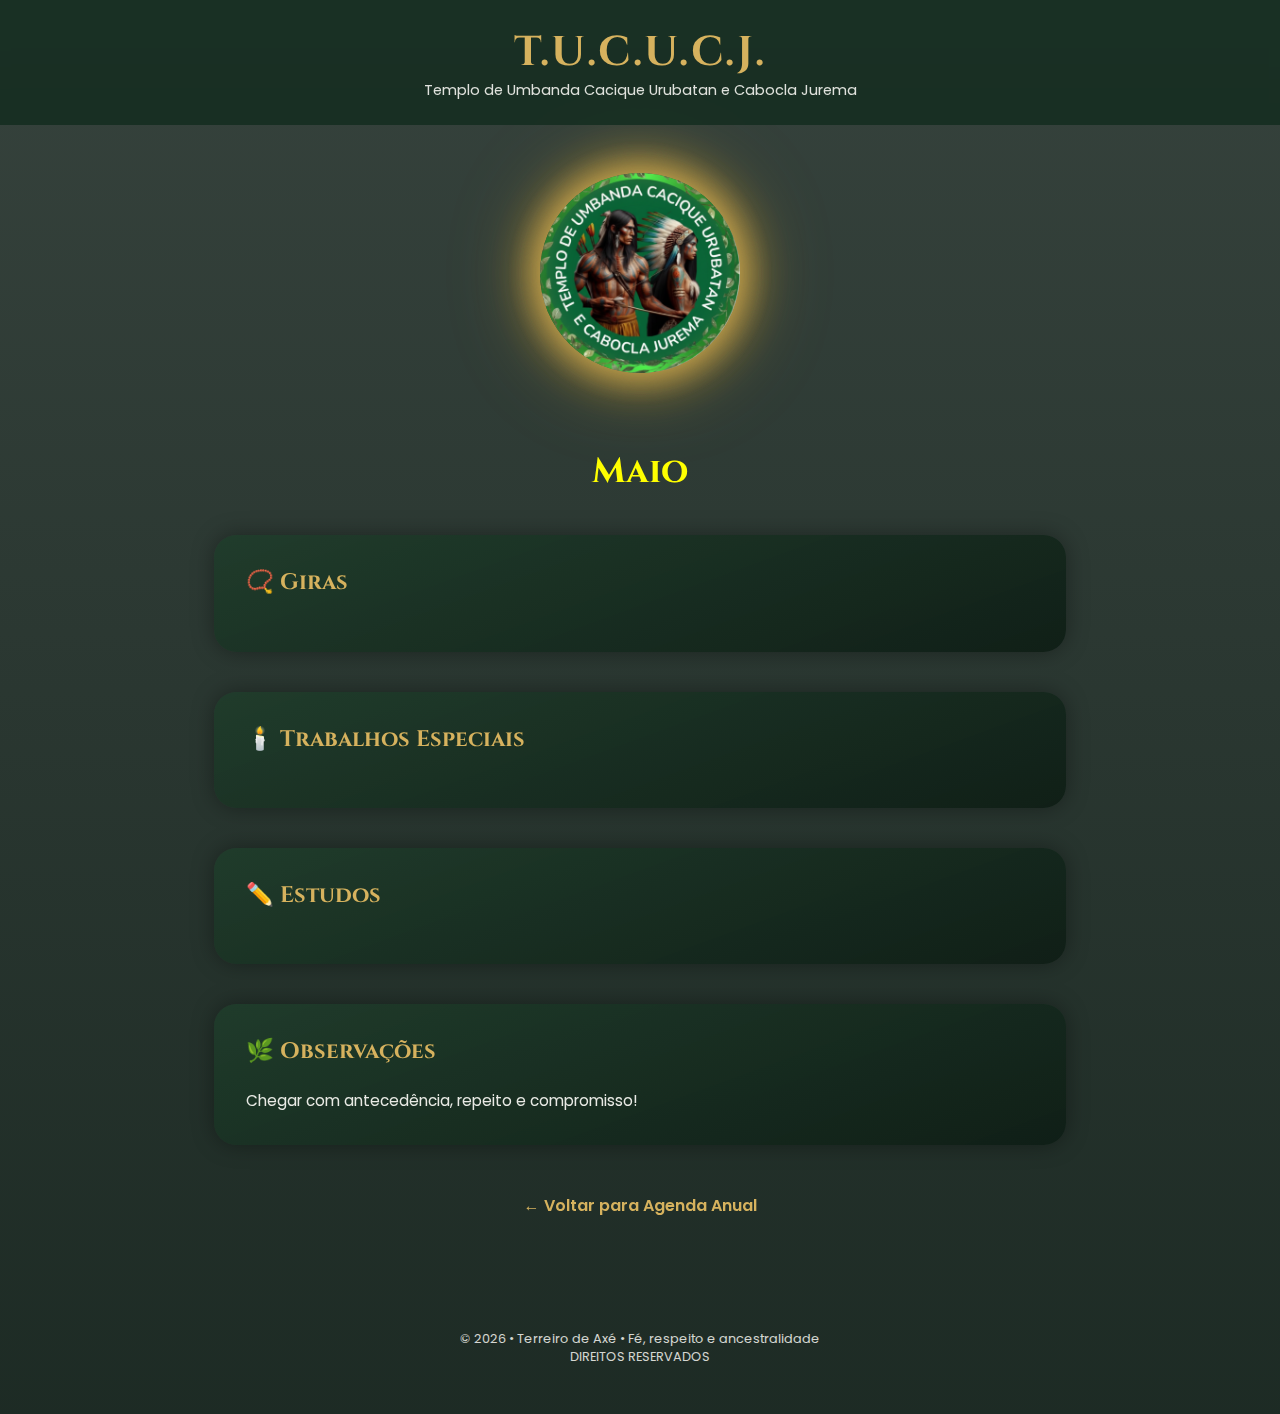
<file: maio.html>
<!DOCTYPE html>
<html lang="pt-BR">

<head>
  <meta charset="UTF-8" />
  <meta name="viewport" content="width=device-width, initial-scale=1.0" />
  <title>T.U.C.U.C.J. | Maio</title>

 
  <link
    href="https://fonts.googleapis.com/css2?family=Cinzel:wght@400;600;800&family=Poppins:wght@300;400;600&display=swap"
    rel="stylesheet">

  <link rel="stylesheet" href="style.css">
</head>

<body>

  <div class="brilho"></div>


  <header>
    <h1>T.U.C.U.C.J.</h1>
    <p>Templo de Umbanda Cacique Urubatan e Cabocla Jurema</p>
  </header>

  <div class="logo-wrapper">
    <div class="logo-terreiro"></div>
  </div>


  <section class="pagina-mes">

    <div class="titulo">
     
      <h2>Maio</h2>
     
    </div>

    <div class="bloco">
      <h3>📿 Giras</h3>

     
      <div class="item">
        <span class="data"></span>
        <p></p>
      </div>

      
    </div>

   
    <div class="bloco">
      <h3>🕯️ Trabalhos Especiais</h3>

      <div class="item">
        <span class="data"></span>
        <p></p>
      </div>
    </div>

     <div class="bloco">
      <h3>✏️ Estudos</h3>

      <div class="item">
        <span class="data"></span>
        <p></p>
      </div>

    </div>


    <div class="bloco">
      <h3>🌿 Observações</h3>

      <p class="texto-livre">
        Chegar com antecedência, repeito e compromisso!
      </p>
    </div>

 
    <div class="voltar">
      <a href="index.html">← Voltar para Agenda Anual</a>
    </div>

  </section>

  <footer>
        © 2026 • Terreiro de Axé • Fé, respeito e ancestralidade <br>
        DIREITOS RESERVADOS
    </footer>

  <script>
    const brilho = document.querySelector('.brilho');
    window.addEventListener('mousemove', e => {
      brilho.style.setProperty('--x', e.clientX + 'px');
      brilho.style.setProperty('--y', e.clientY + 'px');
    });
  </script>

</body>

</html>
</file>
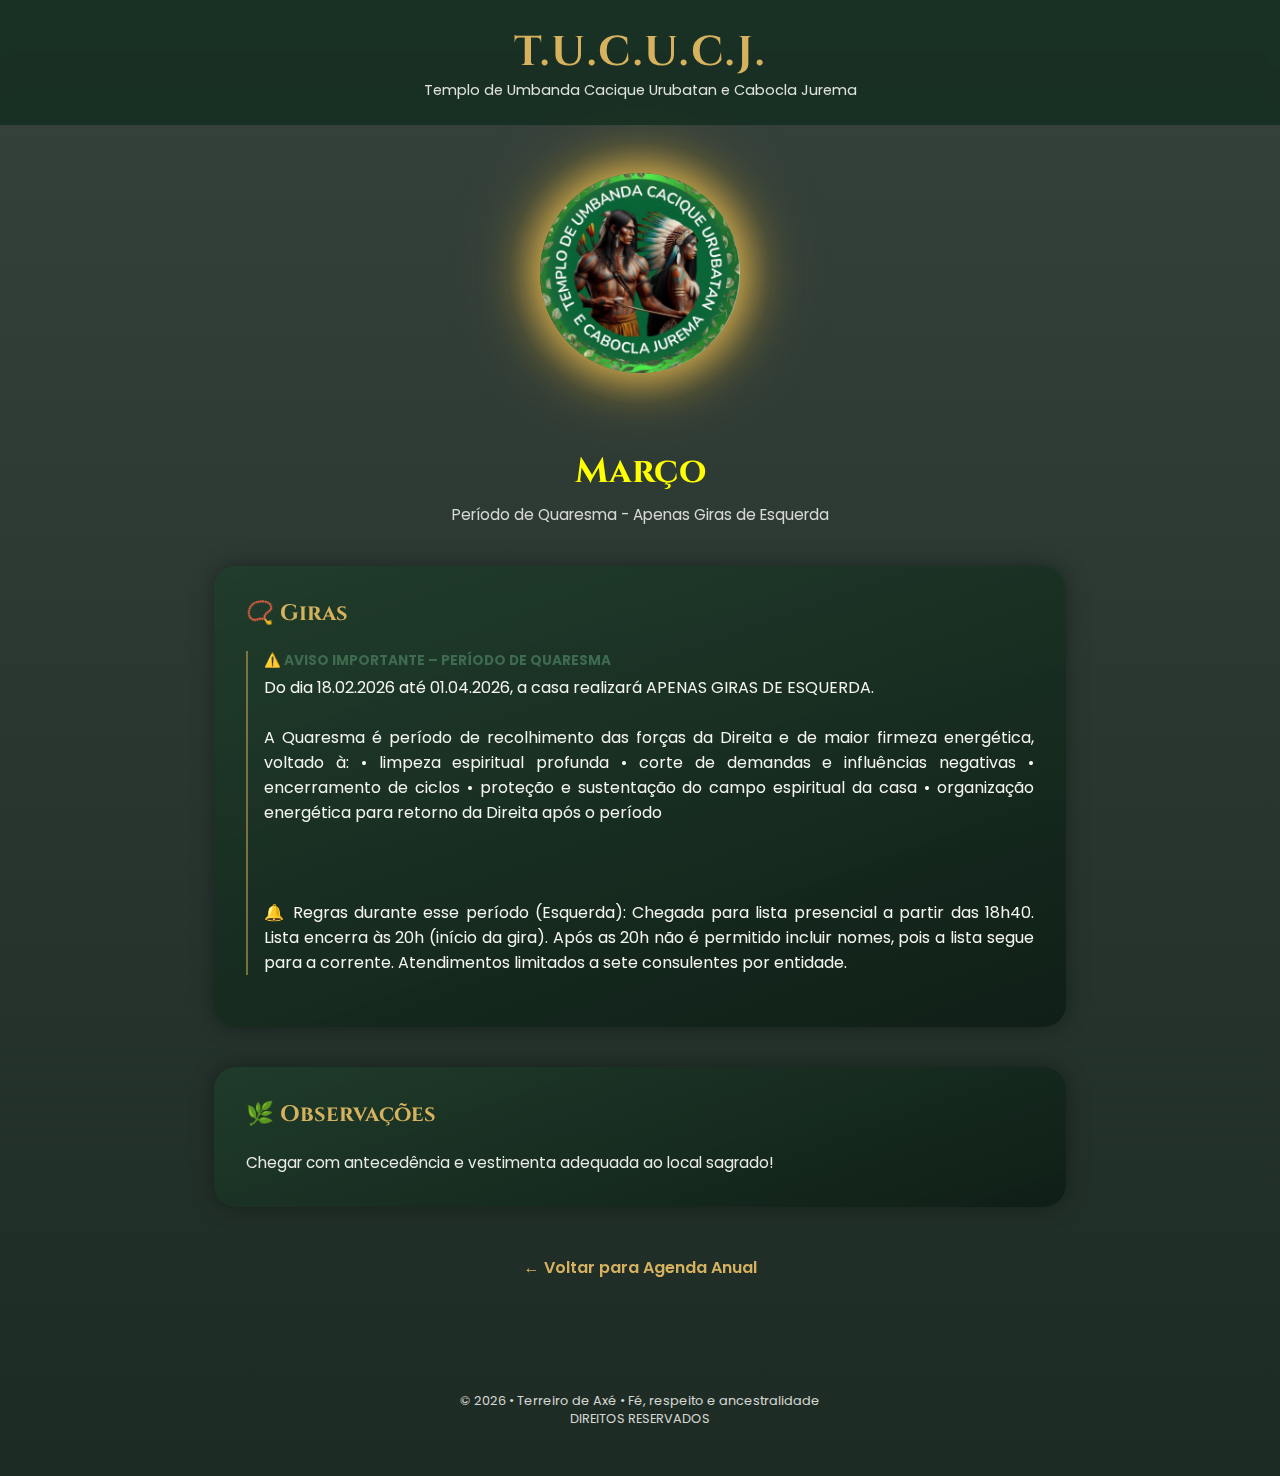
<file: marco.html>
<!DOCTYPE html>
<html lang="pt-BR">

<head>
  <meta charset="UTF-8" />
  <meta name="viewport" content="width=device-width, initial-scale=1.0" />
  <title>T.U.C.U.C.J. | Março</title>


  <link
    href="https://fonts.googleapis.com/css2?family=Cinzel:wght@400;600;800&family=Poppins:wght@300;400;600&display=swap"
    rel="stylesheet">

  <link rel="stylesheet" href="style.css">
</head>

<body>

  <div class="brilho"></div>


  <header>
    <h1>T.U.C.U.C.J.</h1>
    <p>Templo de Umbanda Cacique Urubatan e Cabocla Jurema</p>
  </header>

  <div class="logo-wrapper">
    <div class="logo-terreiro"></div>
  </div>


  <section class="pagina-mes">

    <div class="titulo">

      <h2>Março</h2>
      <p class="subtitulo-mes">Período de Quaresma - Apenas Giras de Esquerda</p>
    </div>

    <div class="bloco">
      <h3>📿 Giras</h3>


      <div class="item">
        <h2 class="data">⚠️ AVISO IMPORTANTE – PERÍODO DE QUARESMA</h2>
        <p>
          Do dia 18.02.2026 até 01.04.2026, a casa realizará APENAS GIRAS DE ESQUERDA. <br> <br>

          A Quaresma é período de recolhimento das forças da Direita e de maior firmeza energética, voltado à:
          • limpeza espiritual profunda
          • corte de demandas e influências negativas
          • encerramento de ciclos
          • proteção e sustentação do campo espiritual da casa
          • organização energética para retorno da Direita após o período <br> <br>

          <br><br>
          🔔 Regras durante esse período (Esquerda):
          Chegada para lista presencial a partir das 18h40.
          Lista encerra às 20h (início da gira).
          Após as 20h não é permitido incluir nomes, pois a lista segue para a corrente.
          Atendimentos limitados a sete consulentes por entidade.
        </p>
      </div>




    </div>


    


    <div class="bloco">
      <h3>🌿 Observações</h3>

      <p class="texto-livre">
        Chegar com antecedência e vestimenta adequada ao local sagrado!
      </p>
    </div>


    <div class="voltar">
      <a href="index.html">← Voltar para Agenda Anual</a>
    </div>

  </section>

  <footer>
    © 2026 • Terreiro de Axé • Fé, respeito e ancestralidade <br>
    DIREITOS RESERVADOS
  </footer>

  <script>
    const brilho = document.querySelector('.brilho');
    window.addEventListener('mousemove', e => {
      brilho.style.setProperty('--x', e.clientX + 'px');
      brilho.style.setProperty('--y', e.clientY + 'px');
    });
  </script>

</body>

</html>
</file>
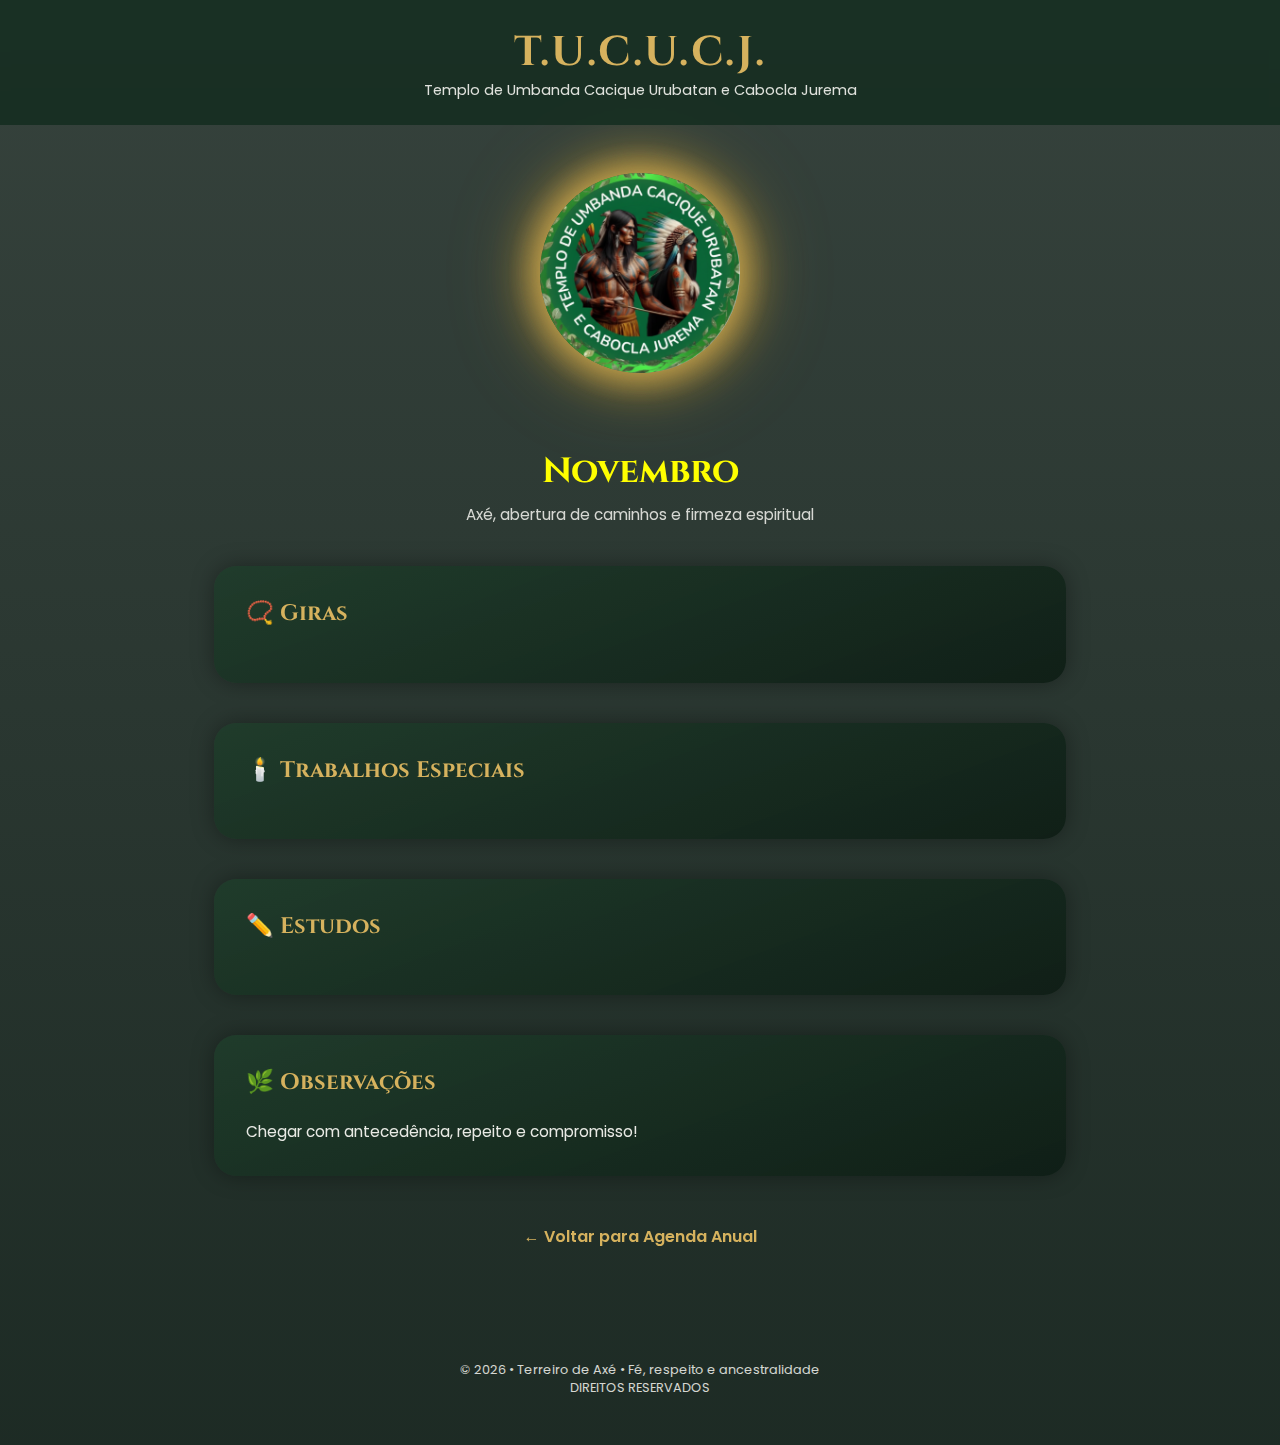
<file: novembro.html>
<!DOCTYPE html>
<html lang="pt-BR">

<head>
  <meta charset="UTF-8" />
  <meta name="viewport" content="width=device-width, initial-scale=1.0" />
  <title>T.U.C.U.C.J. | Novembro</title>

 
  <link
    href="https://fonts.googleapis.com/css2?family=Cinzel:wght@400;600;800&family=Poppins:wght@300;400;600&display=swap"
    rel="stylesheet">

  <link rel="stylesheet" href="style.css">
</head>

<body>

  <div class="brilho"></div>


  <header>
    <h1>T.U.C.U.C.J.</h1>
    <p>Templo de Umbanda Cacique Urubatan e Cabocla Jurema</p>
  </header>

  <div class="logo-wrapper">
    <div class="logo-terreiro"></div>
  </div>


  <section class="pagina-mes">

    <div class="titulo">
     
      <h2>Novembro</h2>
      <p class="subtitulo-mes">Axé, abertura de caminhos e firmeza espiritual</p>
    </div>

    <div class="bloco">
      <h3>📿 Giras</h3>

     
      <div class="item">
        <span class="data"></span>
        <p></p>
      </div>

      
    </div>

   
    <div class="bloco">
      <h3>🕯️ Trabalhos Especiais</h3>

      <div class="item">
        <span class="data"></span>
        <p></p>
      </div>
    </div>

     <div class="bloco">
      <h3>✏️ Estudos</h3>

      <div class="item">
        <span class="data"></span>
        <p></p>
      </div>

    </div>


    <div class="bloco">
      <h3>🌿 Observações</h3>

      <p class="texto-livre">
        Chegar com antecedência, repeito e compromisso!
      </p>
    </div>

 
    <div class="voltar">
      <a href="index.html">← Voltar para Agenda Anual</a>
    </div>

  </section>

  <footer>
        © 2026 • Terreiro de Axé • Fé, respeito e ancestralidade <br>
        DIREITOS RESERVADOS
    </footer>

  <script>
    const brilho = document.querySelector('.brilho');
    window.addEventListener('mousemove', e => {
      brilho.style.setProperty('--x', e.clientX + 'px');
      brilho.style.setProperty('--y', e.clientY + 'px');
    });
  </script>

</body>

</html>
</file>
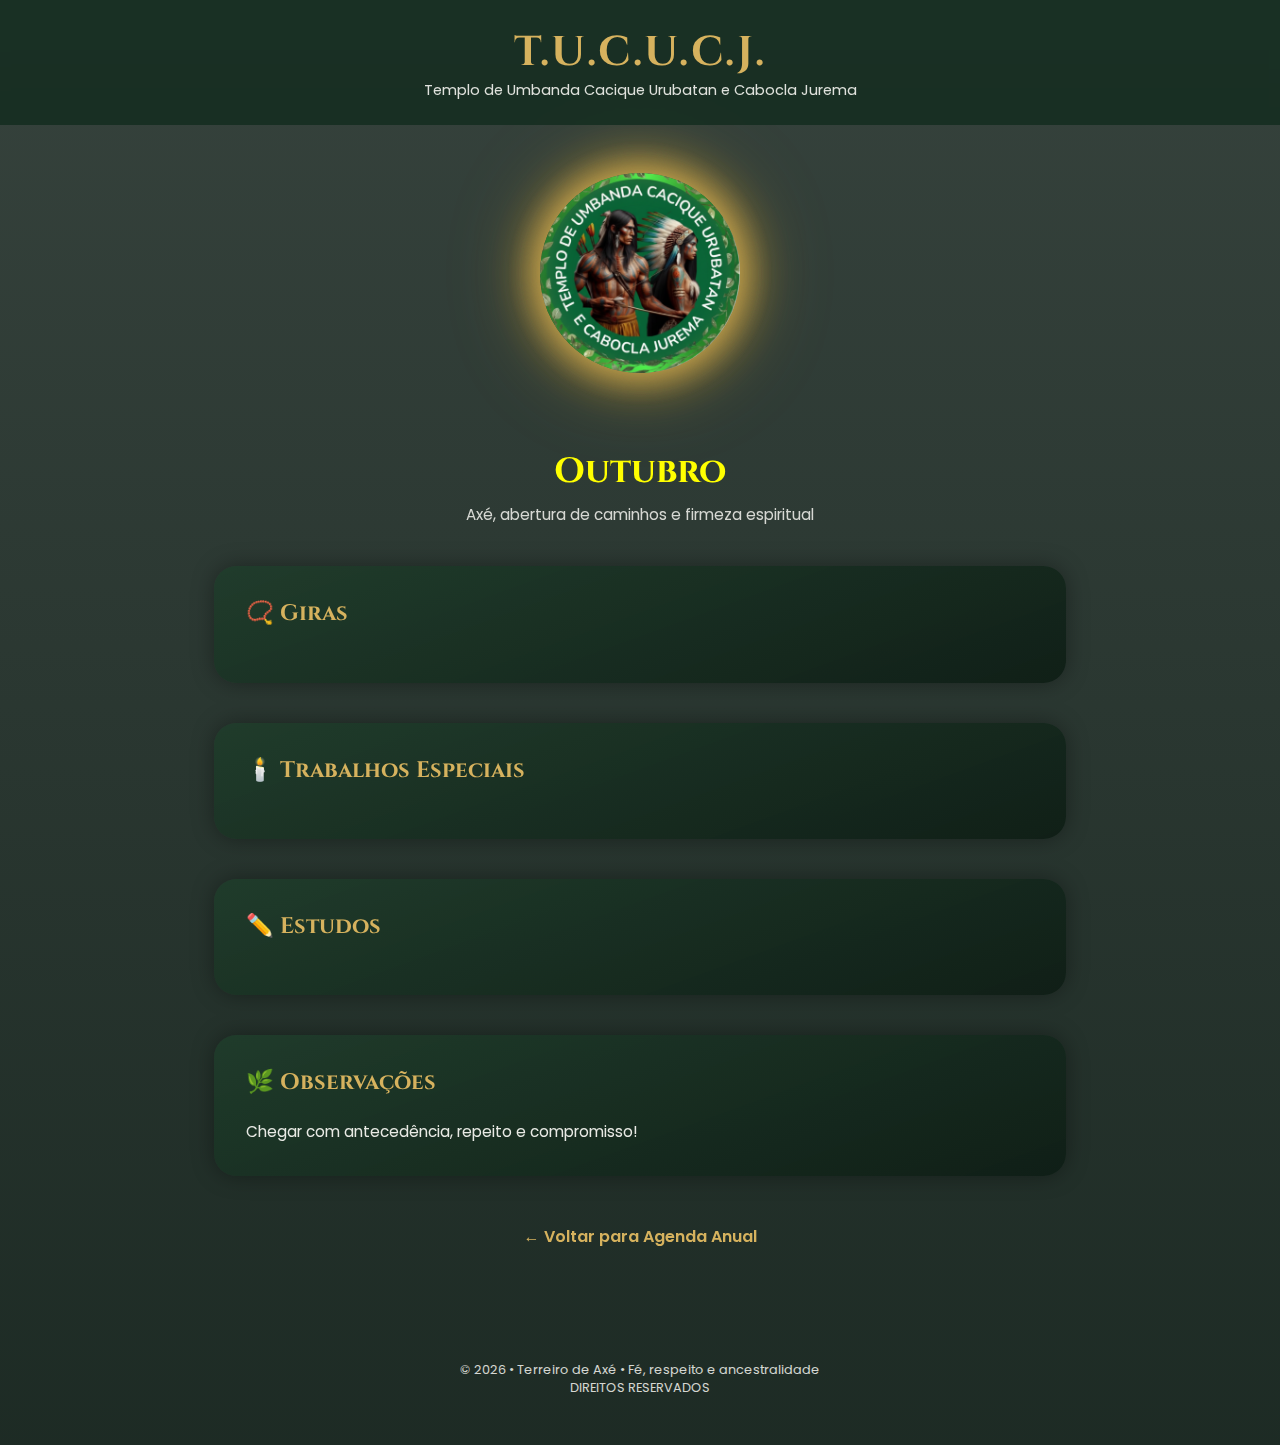
<file: outubro.html>
<!DOCTYPE html>
<html lang="pt-BR">

<head>
  <meta charset="UTF-8" />
  <meta name="viewport" content="width=device-width, initial-scale=1.0" />
  <title>T.U.C.U.C.J. | Outubro</title>

 
  <link
    href="https://fonts.googleapis.com/css2?family=Cinzel:wght@400;600;800&family=Poppins:wght@300;400;600&display=swap"
    rel="stylesheet">

  <link rel="stylesheet" href="style.css">
</head>

<body>

  <div class="brilho"></div>


  <header>
    <h1>T.U.C.U.C.J.</h1>
    <p>Templo de Umbanda Cacique Urubatan e Cabocla Jurema</p>
  </header>

  <div class="logo-wrapper">
    <div class="logo-terreiro"></div>
  </div>


  <section class="pagina-mes">

    <div class="titulo">
     
      <h2>Outubro</h2>
      <p class="subtitulo-mes">Axé, abertura de caminhos e firmeza espiritual</p>
    </div>

    <div class="bloco">
      <h3>📿 Giras</h3>

     
      <div class="item">
        <span class="data"></span>
        <p></p>
      </div>

      
    </div>

   
    <div class="bloco">
      <h3>🕯️ Trabalhos Especiais</h3>

      <div class="item">
        <span class="data"></span>
        <p></p>
      </div>
    </div>

     <div class="bloco">
      <h3>✏️ Estudos</h3>

      <div class="item">
        <span class="data"></span>
        <p></p>
      </div>

    </div>


    <div class="bloco">
      <h3>🌿 Observações</h3>

      <p class="texto-livre">
        Chegar com antecedência, repeito e compromisso!
      </p>
    </div>

 
    <div class="voltar">
      <a href="index.html">← Voltar para Agenda Anual</a>
    </div>

  </section>

  <footer>
        © 2026 • Terreiro de Axé • Fé, respeito e ancestralidade <br>
        DIREITOS RESERVADOS
    </footer>

  <script>
    const brilho = document.querySelector('.brilho');
    window.addEventListener('mousemove', e => {
      brilho.style.setProperty('--x', e.clientX + 'px');
      brilho.style.setProperty('--y', e.clientY + 'px');
    });
  </script>

</body>

</html>
</file>
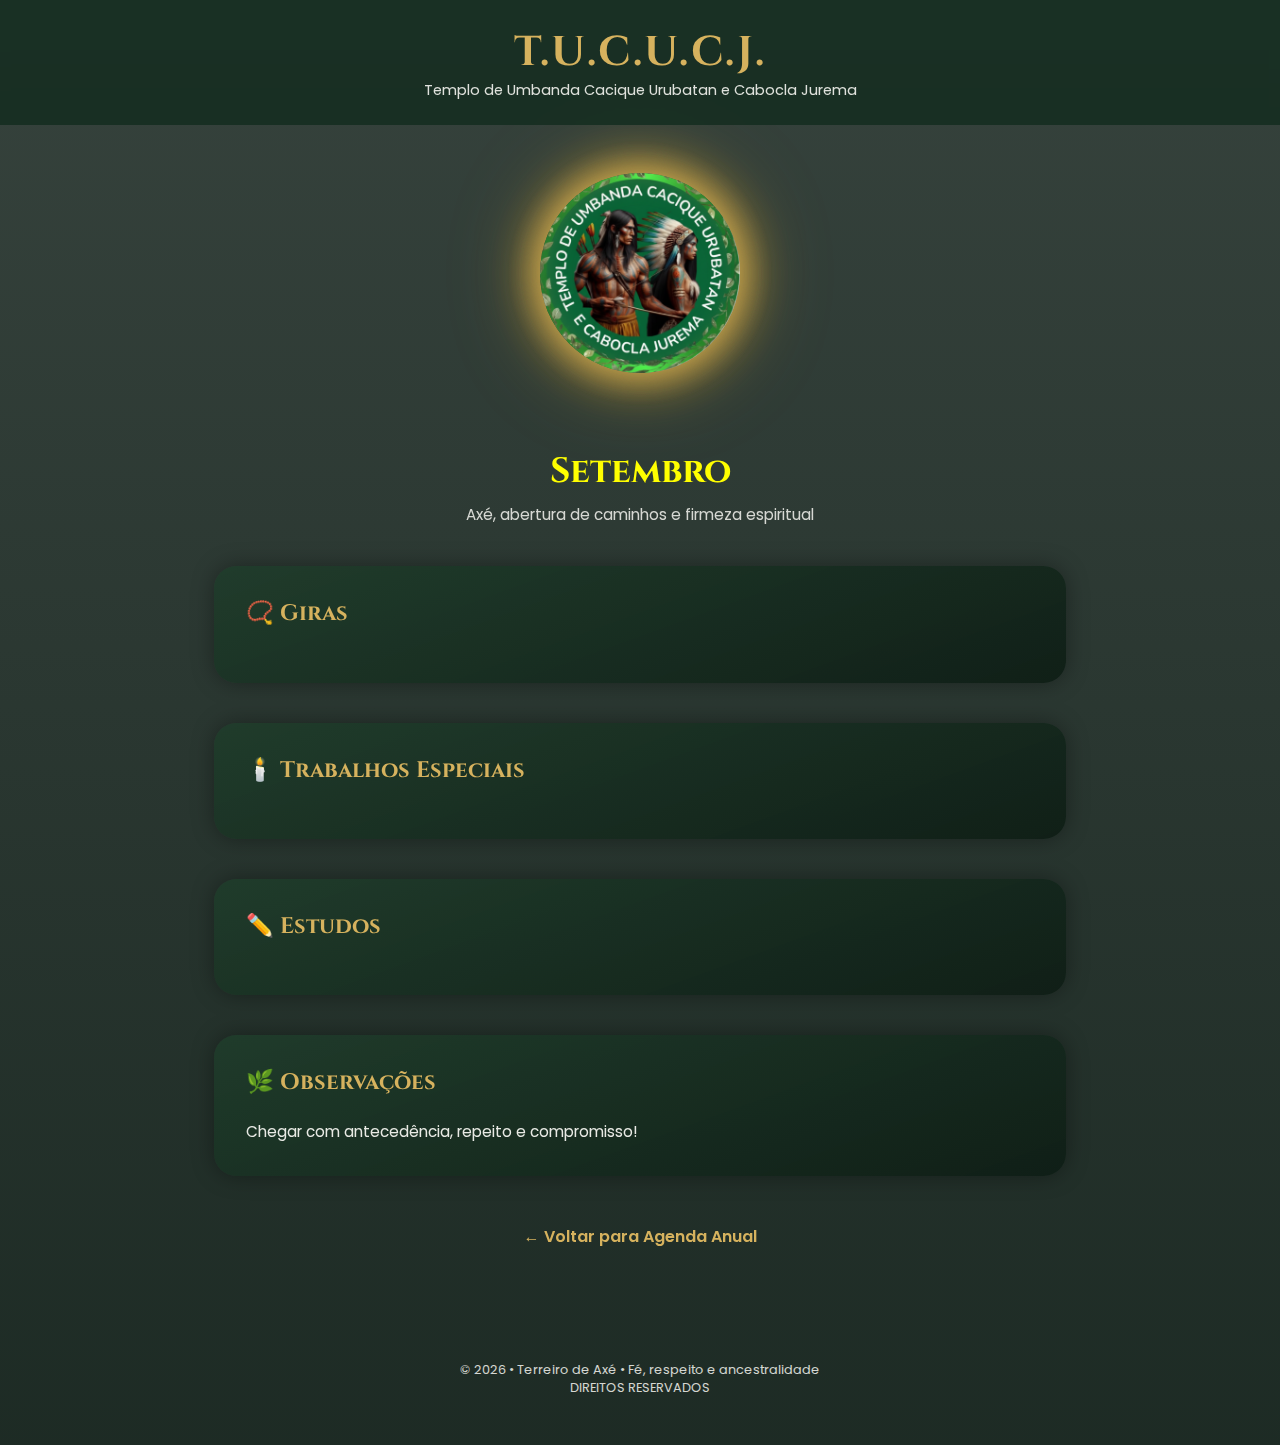
<file: setembro.htm>
<!DOCTYPE html>
<html lang="pt-BR">

<head>
  <meta charset="UTF-8" />
  <meta name="viewport" content="width=device-width, initial-scale=1.0" />
  <title>T.U.C.U.C.J. | Setembro</title>

  <!-- Fonts -->
  <link
    href="https://fonts.googleapis.com/css2?family=Cinzel:wght@400;600;800&family=Poppins:wght@300;400;600&display=swap"
    rel="stylesheet">

  <link rel="stylesheet" href="style.css">
</head>

<body>

  <div class="brilho"></div>

  <!-- HEADER PADRÃO -->
  <header>
    <h1>T.U.C.U.C.J.</h1>
    <p>Templo de Umbanda Cacique Urubatan e Cabocla Jurema</p>
  </header>

  <!-- LOGO -->
  <div class="logo-wrapper">
    <div class="logo-terreiro"></div>
  </div>

  <!-- CONTEÚDO DO MÊS -->
  <section class="pagina-mes">

    <div class="titulo">
      <!-- 🔁 MUDE AQUI O NOME DO MÊS -->
      <h2>Setembro</h2>
      <p class="subtitulo-mes">Axé, abertura de caminhos e firmeza espiritual</p>
    </div>

    <!-- BLOCO -->
    <div class="bloco">
      <h3>📿 Giras</h3>

      <!-- ITEM -->
      <div class="item">
        <span class="data"></span>
        <p></p>
      </div>

      
    </div>

    <!-- BLOCO -->
    <div class="bloco">
      <h3>🕯️ Trabalhos Especiais</h3>

      <div class="item">
        <span class="data"></span>
        <p></p>
      </div>
    </div>

     <div class="bloco">
      <h3>✏️ Estudos</h3>

      <div class="item">
        <span class="data"></span>
        <p></p>
      </div>

    </div>


    <!-- BLOCO -->
    <div class="bloco">
      <h3>🌿 Observações</h3>

      <p class="texto-livre">
        Chegar com antecedência, repeito e compromisso!
      </p>
    </div>

    <!-- VOLTAR -->
    <div class="voltar">
      <a href="index.html">← Voltar para Agenda Anual</a>
    </div>

  </section>

  <footer>
        © 2026 • Terreiro de Axé • Fé, respeito e ancestralidade <br>
        DIREITOS RESERVADOS
    </footer>

  <script>
    const brilho = document.querySelector('.brilho');
    window.addEventListener('mousemove', e => {
      brilho.style.setProperty('--x', e.clientX + 'px');
      brilho.style.setProperty('--y', e.clientY + 'px');
    });
  </script>

</body>

</html>
</file>
<file: style.css>
:root {
  --ouro: #d6b25e;
  --verde-mata: #1f3d2b;
  --verde-folha: #3e6b4f;
  --texto: #f5f5f0;
}

/* RESET */
* {
  margin: 0;
  padding: 0;
  box-sizing: border-box;
}

/* FUNDO – MATA + CACHOEIRA */
body {
  font-family: 'Poppins', sans-serif;
  color: var(--texto);
  min-height: 100vh;
  overflow-x: hidden;
  background:
    linear-gradient(rgba(10,25,18,0.82), rgba(10,25,18,0.92)),
    url("https://images.unsplash.com/photo-1502082553048-f009c37129b9")
      center / cover fixed no-repeat;
}

/* TEXTURA TERREIRO */
body::after {
  content: "";
  position: fixed;
  inset: 0;
  pointer-events: none;
  background: url("https://www.transparenttextures.com/patterns/wood-pattern.png");
  opacity: 0.15;
  z-index: 0;
}

/* HEADER */
header {
  position: sticky;
  top: 0;
  z-index: 5;
  text-align: center;
  padding: 1.5rem 1rem;
  background: rgba(20,45,32,0.85);
  backdrop-filter: blur(4px);
}

header h1 {
  font-family: 'Cinzel', serif;
  font-size: 2.6rem;
  color: var(--ouro);
  letter-spacing: 0.15rem;
}

header p {
  font-size: 0.9rem;
  opacity: 0.9;
}

/* LOGO */
.logo-wrapper {
  display: flex;
  justify-content: center;
  margin-top: 3rem;
  margin-bottom: 2.2rem;
  position: relative;
  z-index: 3;
}

/* SOL DE AXÉ */
.logo-terreiro {
  width: 200px;
  height: 200px;
  border-radius: 50%;
  position: relative;

  background-image: url("img/logo.png");
  background-repeat: no-repeat;
  background-position: center 57%;
  background-size: 121%;
  background-color: rgba(31,61,43,0.85);

  box-shadow: 
    0 0 30px rgba(214,178,94,0.8),
    0 0 60px rgba(235,170,20,0.6),
    0 0 90px rgba(214,178,94,0.4),
    inset 0 0 30px rgba(214,178,94,0.3);
  animation: brilho-intenso 1.5s ease-in-out infinite;
}

/* HALO */
.logo-terreiro::before {
  content: "";
  position: absolute;
  inset: -22%;
  border-radius: 50%;
  background: radial-gradient(
    circle,
    rgba(235,170,20,0.8),
    rgba(214,178,94,0.5),
    rgba(214,178,94,0.2),
    transparent 65%
  );
  animation: pulsar-axe 1.2s ease-in-out infinite;
  z-index: -15;
  filter: drop-shadow(0 0 20px rgba(214,178,94,0.6));
}
}

/* RAIOS */
.logo-terreiro::after {
  content: "";
  position: absolute;
  inset: -45%;
  border-radius: 50%;
  background: conic-gradient(
    rgba(214,178,94,0.0),
    rgba(235,170,20,0.55),
    rgba(214,178,94,0.0),
    rgba(235,170,20,0.45),
    rgba(214,178,94,0.0),
    rgba(235,170,20,0.35),
    rgba(235,170,20,0)
  );
  animation: girar-sol 18s linear infinite;
  z-index: -2;
  filter: drop-shadow(0 0 15px rgba(235,170,20,0.5));
}

@keyframes pulsar-axe {
  0%, 100% { transform: scale(0.95); opacity: 0.8; }
  50% { transform: scale(1.08); opacity: 1; }
}

@keyframes girar-sol {
  100% { transform: rotate(360deg); }
}

@keyframes brilho-intenso {
  0%, 100% { box-shadow: 
    0 0 30px rgba(214,178,94,0.7),
    0 0 60px rgba(235,170,20,0.5),
    0 0 90px rgba(214,178,94,0.3),
    inset 0 0 30px rgba(214,178,94,0.2);
  }
  50% { box-shadow: 
    0 0 40px rgba(214,178,94,1),
    0 0 80px rgba(235,170,20,0.8),
    0 0 120px rgba(214,178,94,0.6),
    inset 0 0 40px rgba(214,178,94,0.5);
  }
}

/* CONTEÚDO */
section {
  padding: 2.5rem 1.5rem 4rem;
  max-width: 1200px;
  margin: auto;
  position: relative;
  z-index: 2;
}

.titulo {
  text-align: center;
  margin-bottom: 2rem;
}

.titulo h2 {
  font-family: 'Cinzel', serif;
  font-size: 2.2rem;
  color: yellow;
}

/* GRID */
.agenda {
  display: grid;
  grid-template-columns: repeat(auto-fit, minmax(230px, 1fr));
  gap: 2rem;
}

/* CARD */
.evento {
  position: relative;
  text-decoration: none;
  color: var(--texto);
  padding: 2rem;
  border-radius: 1.4rem;
  background: linear-gradient(
    160deg,
    rgba(31,61,43,0.9),
    rgba(15,30,22,0.95)
  );
  overflow: hidden;
  box-shadow: 0 0 25px rgba(0,0,0,0.4);
  transition: all 0.4s ease;
}

.evento::before {
  content: "";
  position: absolute;
  inset: 0;
  background-position: center;
  background-size: 70%;
  background-repeat: no-repeat;
  opacity: 0.22;
  z-index: 1;
}

.evento::after {
  content: "";
  position: absolute;
  inset: -50%;
  background: conic-gradient(
    transparent,
    rgba(255,255,255,0.12),
    transparent
  );
  animation: gira 14s linear infinite;
  z-index: 2;
}

@keyframes gira {
  100% { transform: rotate(360deg); }
}

.evento span {
  position: relative;
  z-index: 3;
  font-size: 1.4rem;
  font-weight: 600;
}

.evento:hover {
  transform: translateY(-6px) scale(1.03);
  box-shadow: 0 0 35px rgba(62,107,79,0.6);
}

/* ORIXÁS */
.oxossi::before { background-image: url("img/oxossi.png"); }
.ogum::before { background-image: url("img/ogun.png"); }
.oxum::before { background-image: url("img/oxum.png"); }
.iansa::before { background-image: url("img/iansa.png"); }
.xango::before { background-image: url("img/xango.png"); }
.iemanja::before { background-image: url("img/iemanja.png"); }
.omulu::before { background-image: url("img/omolu.png"); }
.oxala::before { background-image: url("img/oxala.png"); }
.pretovelho::before { background-image: url("img/pretovelho.png"); }
.caboclo::before { background-image: url("img/caboclo.png"); }
.ibejis::before { background-image: url("img/ibejis.png"); }
.nana::before { background-image: url("img/nana.png"); }

/* FOOTER */
footer {
  text-align: center;
  padding: 3rem 1rem;
  font-size: 0.8rem;
  opacity: 0.85;
}

/* RESPONSIVO */
@media (max-width: 768px) {
  .logo-terreiro {
    width: 130px;
    height: 130px;
    background-size: 135%;
  }

  .agenda {
    grid-template-columns: 1fr;
  }

  .evento {
    padding: 1.2rem 1.4rem;
  }

  .evento span {
    font-size: 1.15rem;
  }
}

/* ===============================
   PÁGINA DE MÊS
=============================== */

.pagina-mes {
  max-width: 900px;
  margin: auto;
}

/* SUBTÍTULO */
.subtitulo-mes {
  margin-top: 0.5rem;
  font-size: 0.95rem;
  opacity: 0.85;
}

/* BLOCOS */
.bloco {
  margin-top: 2.5rem;
  padding: 2rem;
  border-radius: 1.4rem;
  background: linear-gradient(
    160deg,
    rgba(31,61,43,0.88),
    rgba(15,30,22,0.95)
  );
  box-shadow: 0 0 22px rgba(0,0,0,0.35);
}

/* TÍTULO DO BLOCO */
.bloco h3 {
  font-family: 'Cinzel', serif;
  font-size: 1.4rem;
  color: var(--ouro);
  margin-bottom: 1.4rem;
}

/* ITEM */
.item {
  margin-bottom: 1.2rem;
  padding-left: 1rem;
  border-left: 2px solid rgba(214,178,94,0.5);
}

.item p {
  text-align: justify;
}

.data {
  display: block;
  font-size: 0.85rem;
  color: var(--verde-folha);
  margin-bottom: 0.3rem;
}

/* TEXTO LIVRE */
.texto-livre {
  font-size: 0.95rem;
  line-height: 1.6;
  opacity: 0.95;
}

/* VOLTAR */
.voltar {
  margin-top: 3rem;
  text-align: center;
}

.voltar a {
  text-decoration: none;
  color: var(--ouro);
  font-weight: 600;
  transition: opacity 0.3s ease;
}

.voltar a:hover {
  opacity: 0.7;
}

/* RESPONSIVO */
@media (max-width: 768px) {
  .bloco {
    padding: 1.4rem;
  }

  .bloco h3 {
    font-size: 1.2rem;
  }
}
</file>
